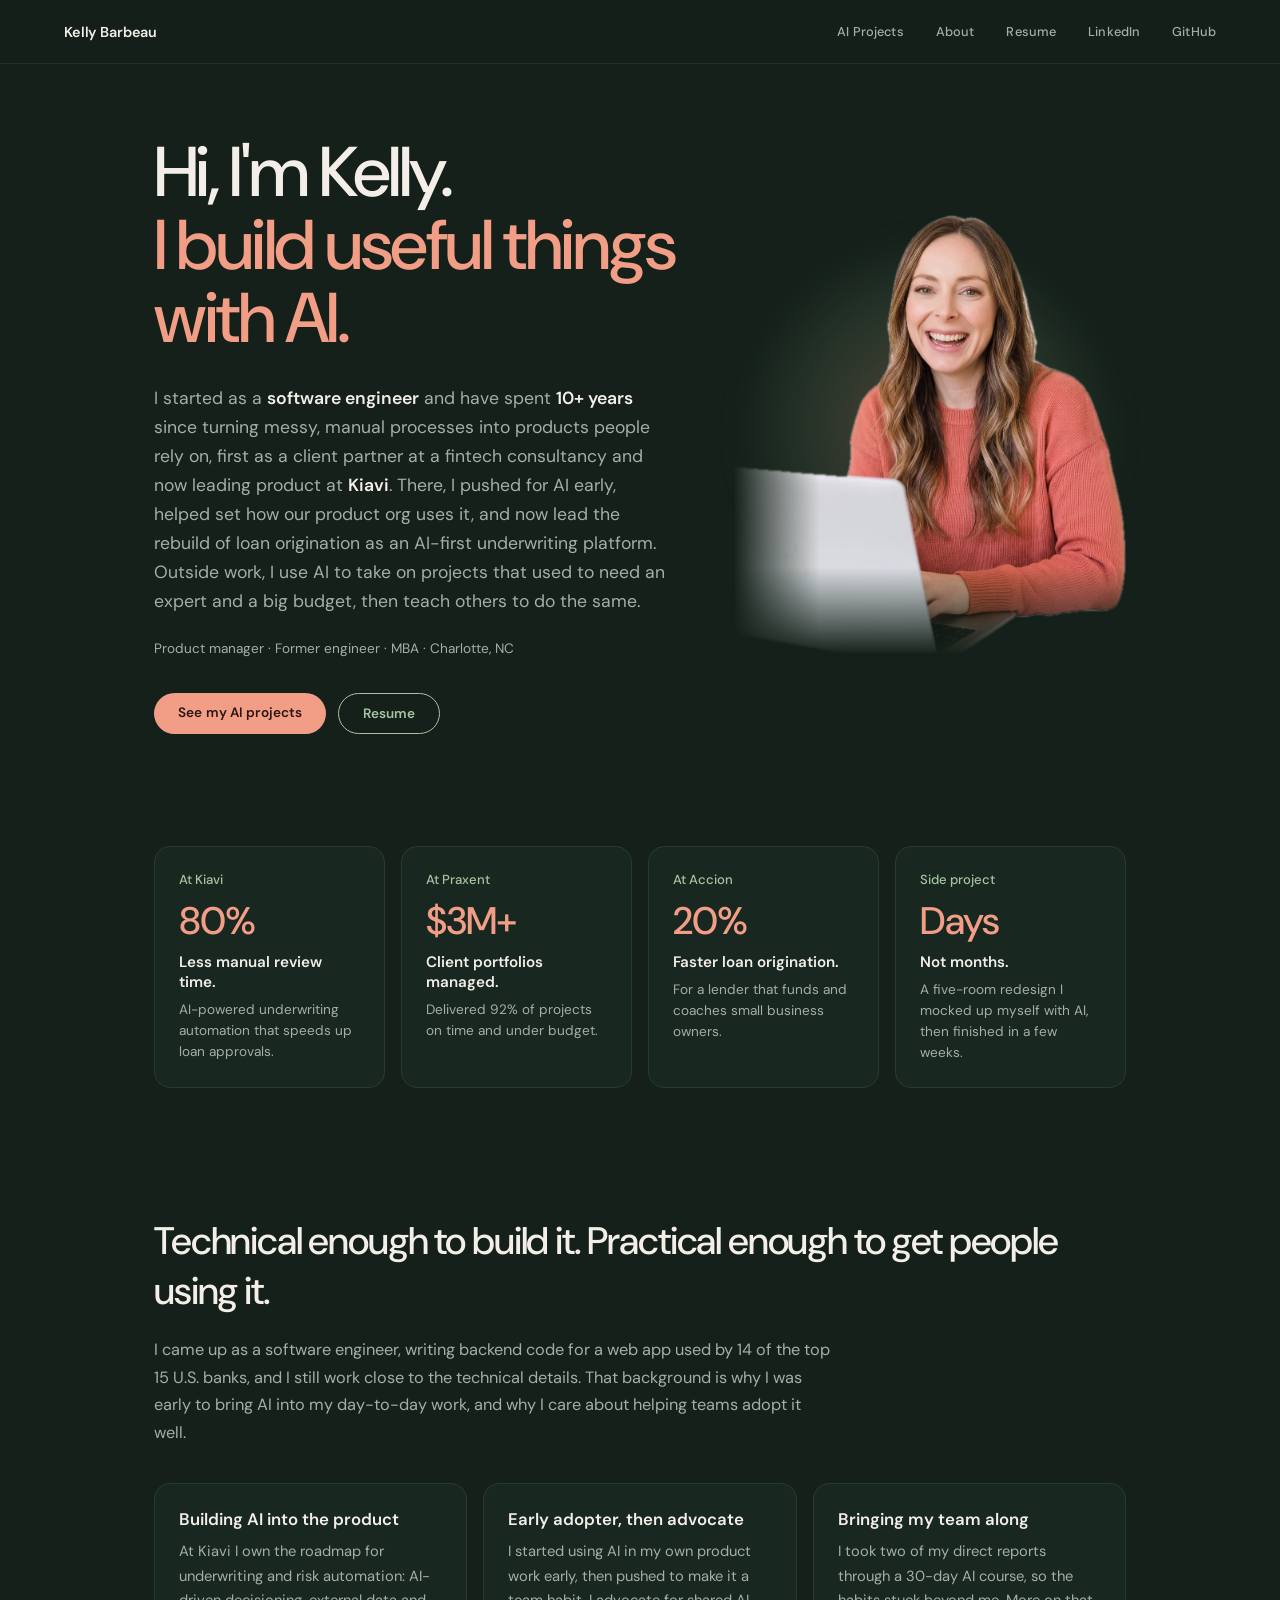
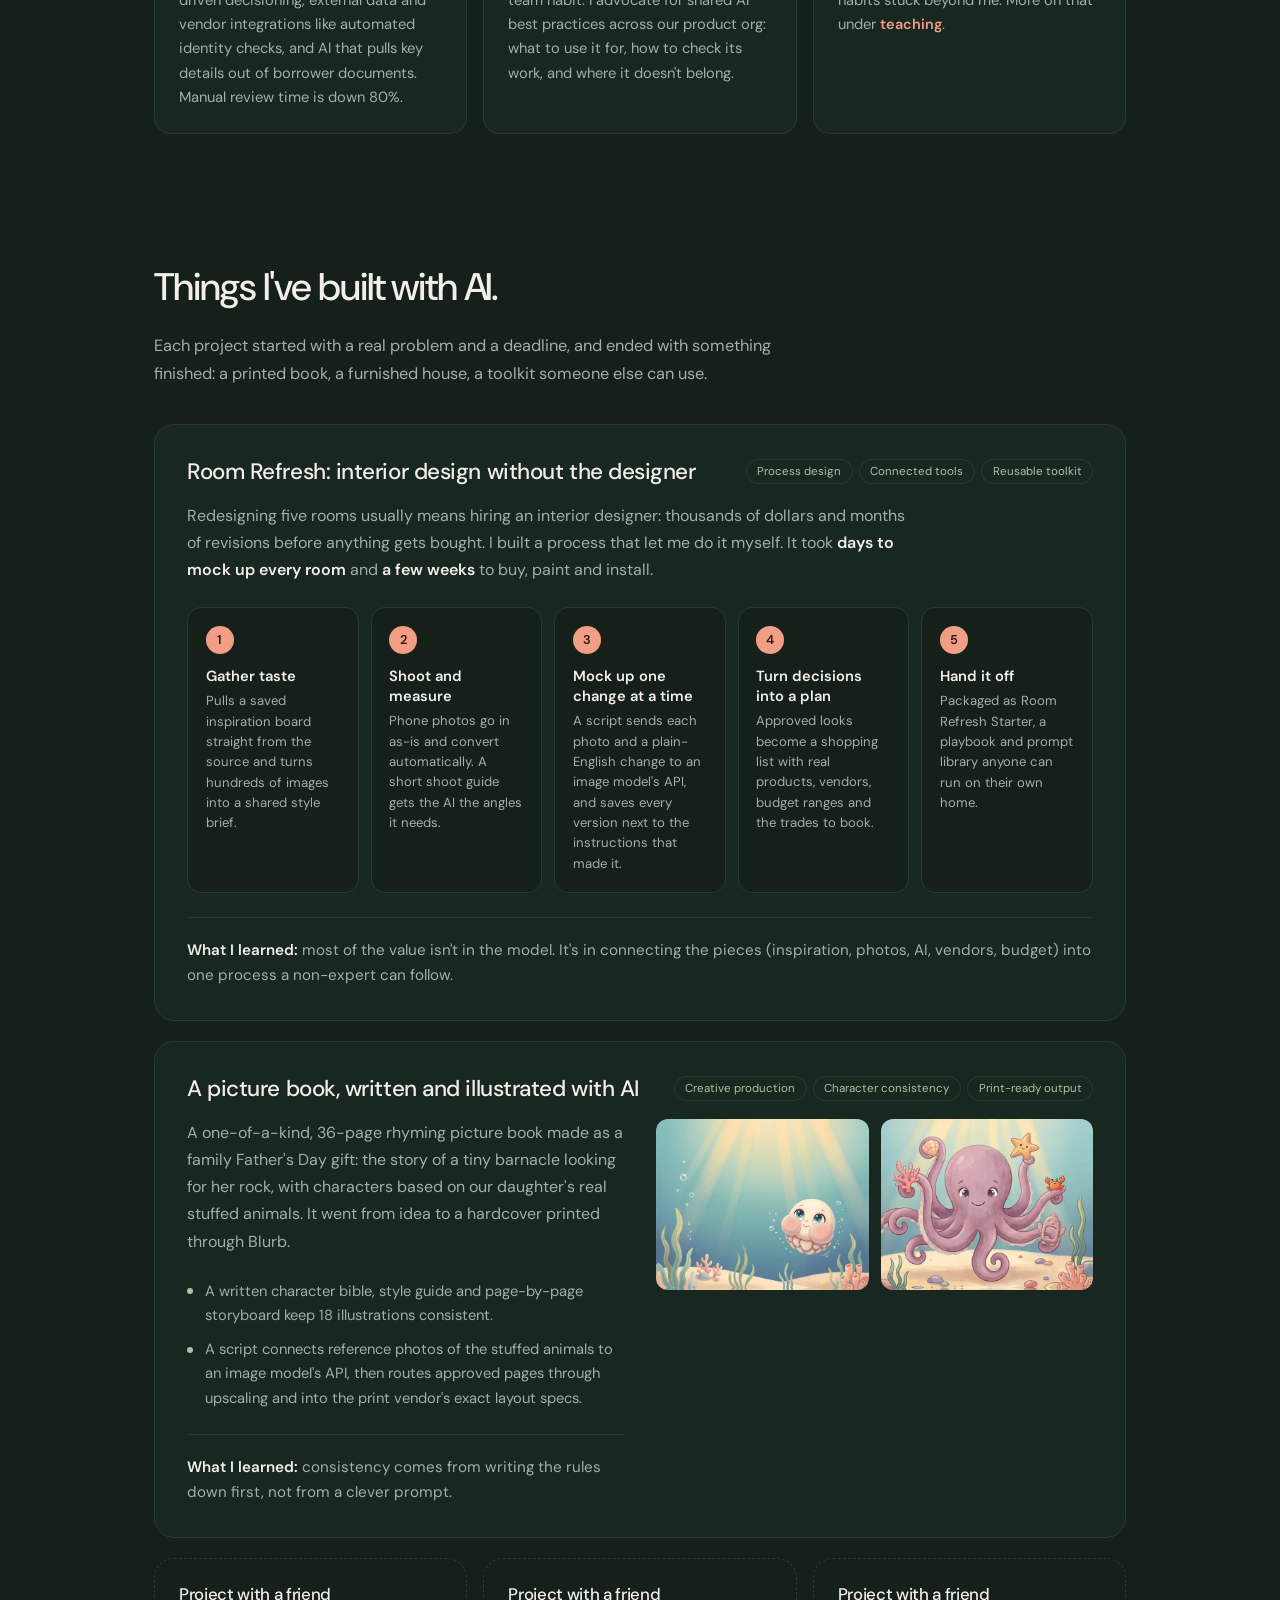
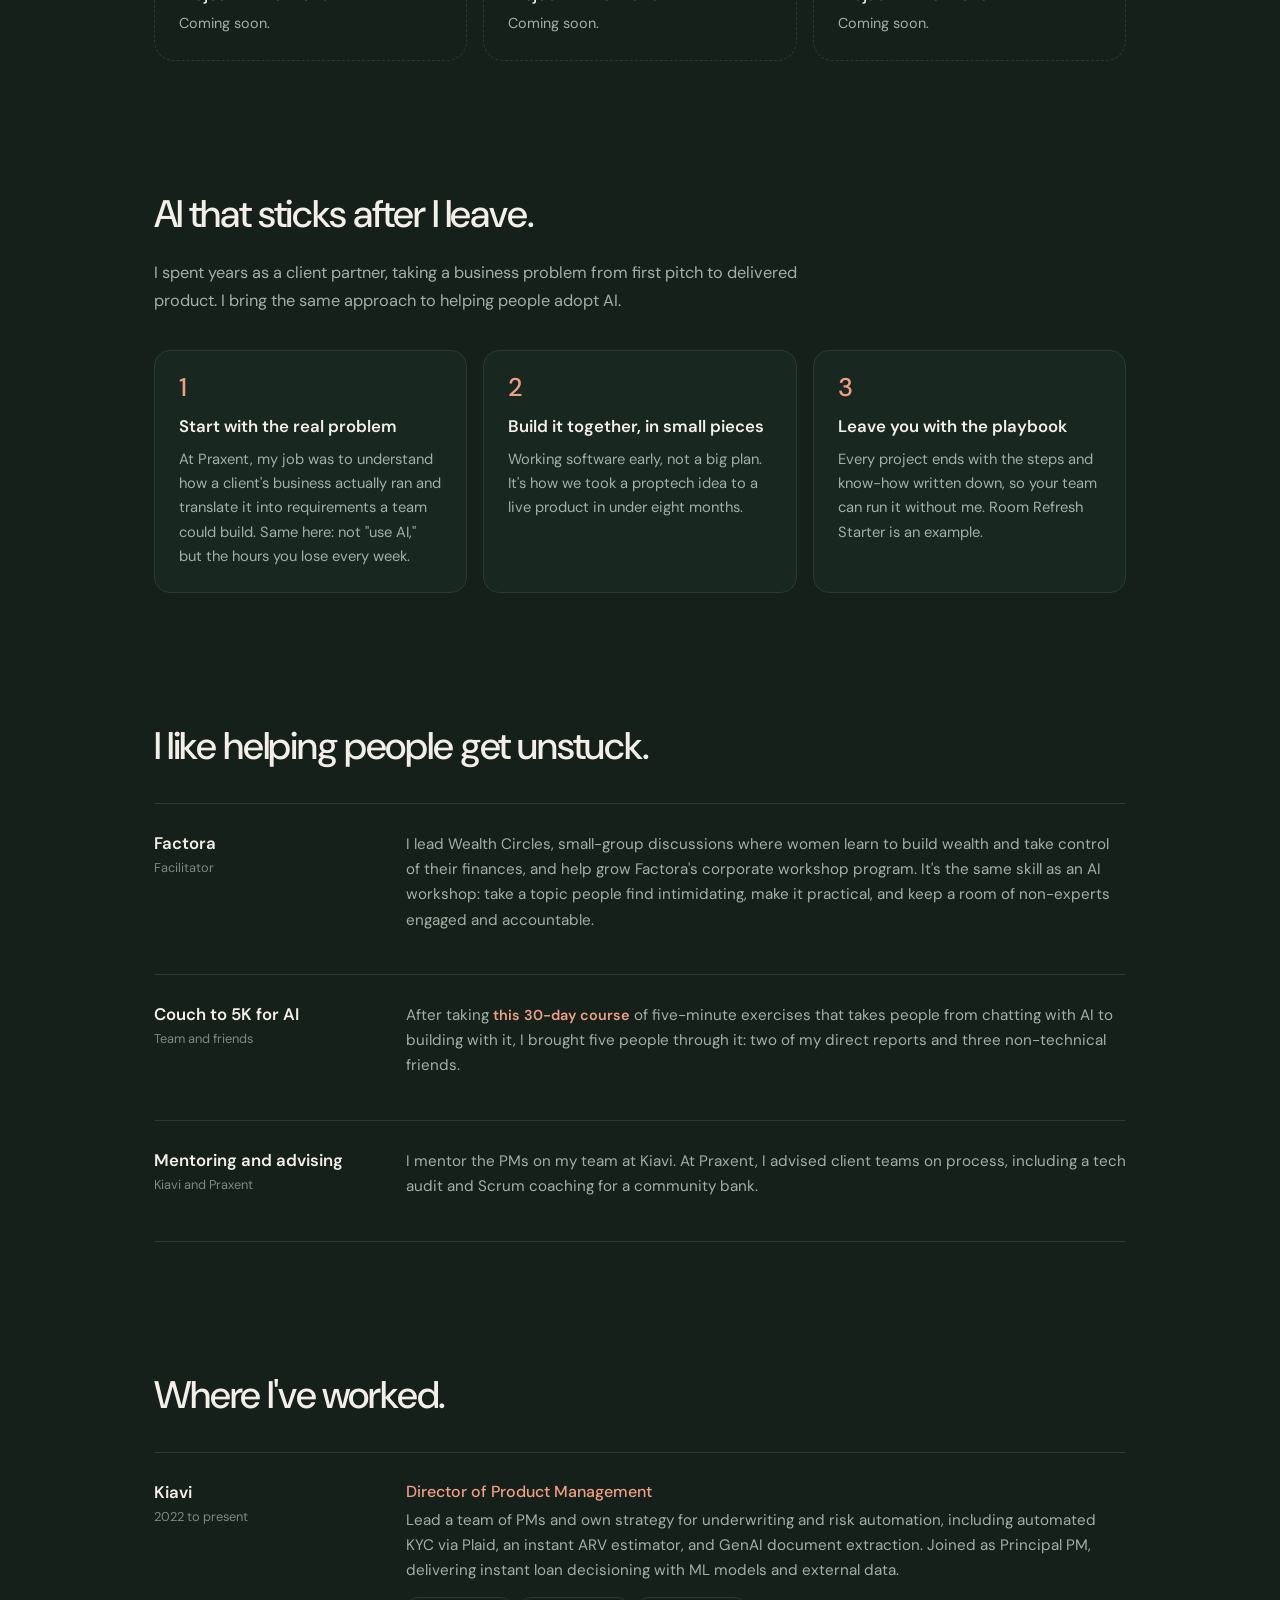
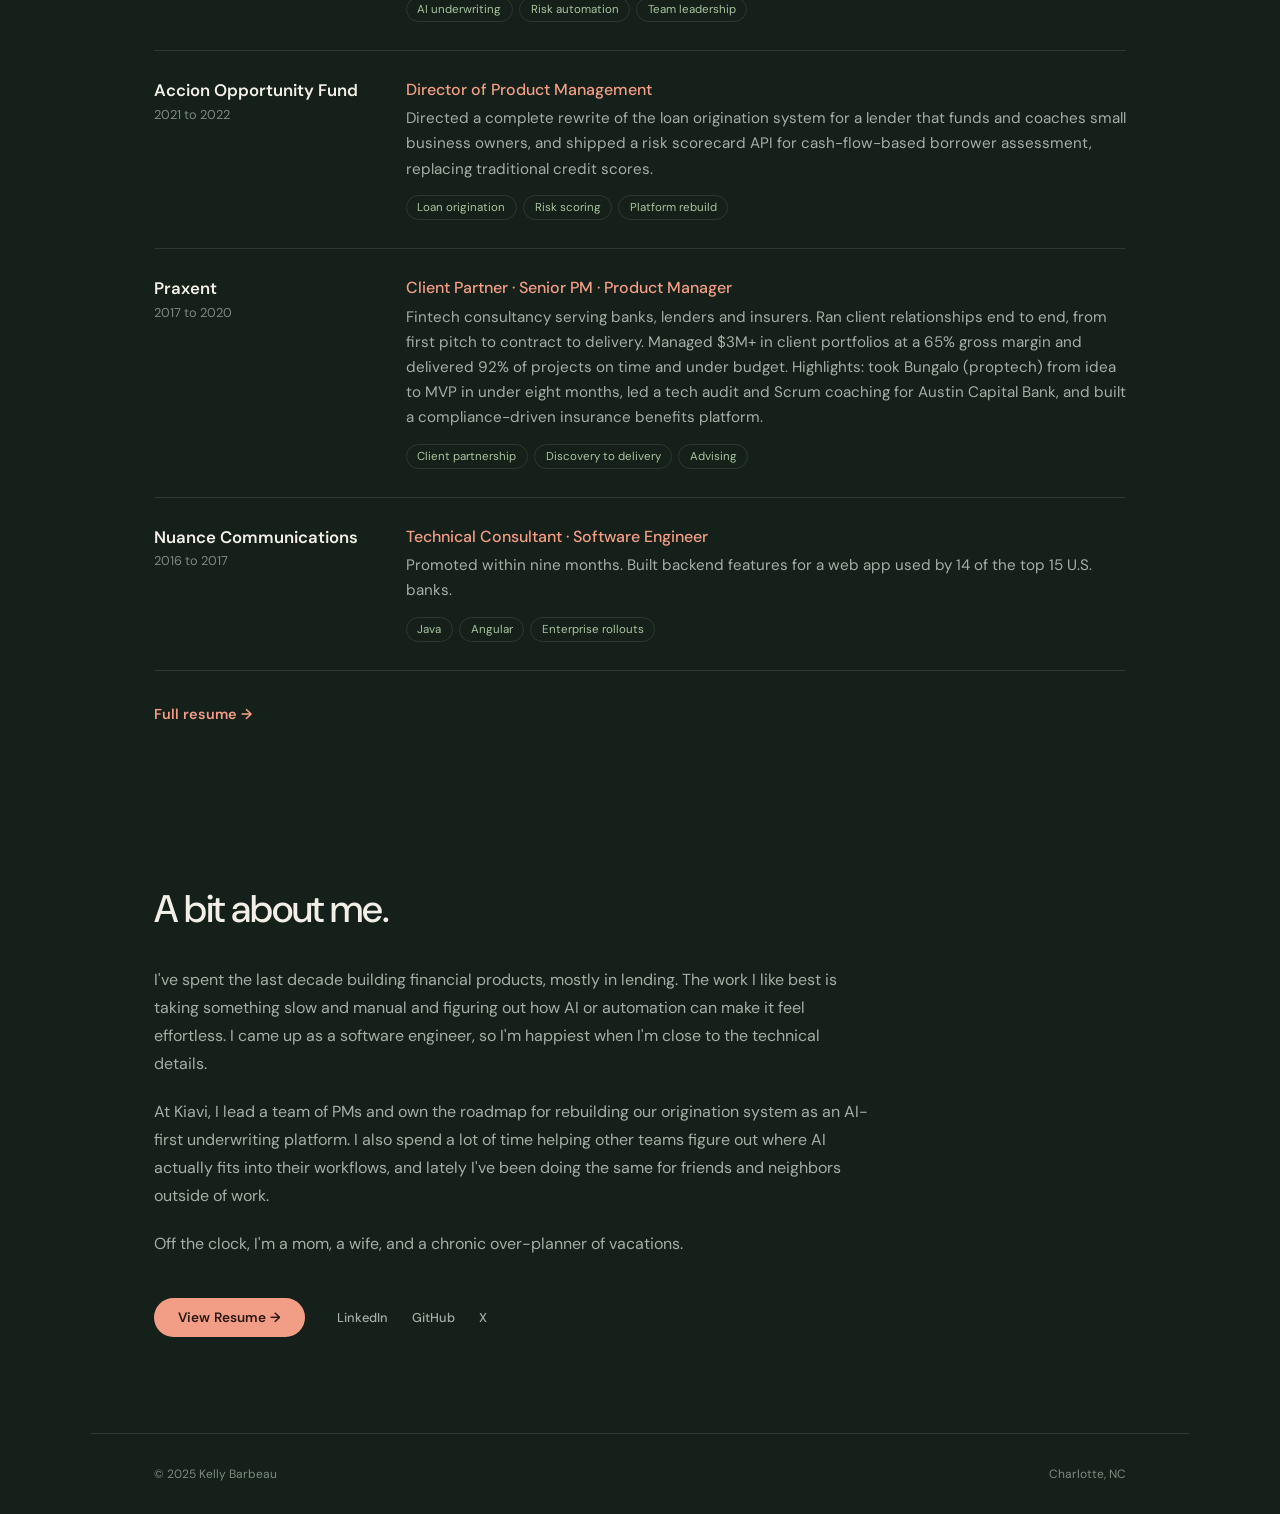
<file: index.html>
<!DOCTYPE html>
<html lang="en">
<head>
  <meta charset="UTF-8" />
  <meta name="viewport" content="width=device-width, initial-scale=1.0" />
  <title>Kelly Barbeau</title>
  <link rel="icon" type="image/svg+xml" href="favicon.svg" />
  <link rel="stylesheet" href="style.css" />
  <link rel="preconnect" href="https://fonts.googleapis.com" />
  <link rel="preconnect" href="https://fonts.gstatic.com" crossorigin />
  <link href="https://fonts.googleapis.com/css2?family=DM+Sans:ital,opsz,wght@0,9..40,300..700;1,9..40,300..700&family=JetBrains+Mono:wght@400;500&display=swap" rel="stylesheet" />
</head>
<body>

  <!-- Nav -->
  <header class="nav">
    <span class="nav-name">Kelly Barbeau</span>
    <nav class="nav-links">
      <a href="#projects">AI Projects</a>
      <a href="#about">About</a>
      <a href="resume.html">Resume</a>
      <!-- Hidden for now: <a href="travel.html">Travel</a> -->
      <!-- Hidden for now: <a href="momrecs.html">Mom Recs</a> -->
      <a href="https://www.linkedin.com/in/kelly-barbeau/" target="_blank" rel="noopener">LinkedIn</a>
      <a href="https://github.com/kellybarbeau" target="_blank" rel="noopener">GitHub</a>
    </nav>
  </header>

  <!-- Hero -->
  <section class="hero">
    <div class="hero-inner">
      <div class="hero-text-col">
        <h1 class="hero-name">Hi, I'm Kelly.<br/><span class="hero-role">I build useful things with AI.</span></h1>
        <p class="hero-sub">I started as a <strong>software engineer</strong> and have spent <strong>10+ years</strong> since turning messy, manual processes into products people rely on, first as a client partner at a fintech consultancy and now leading product at <strong>Kiavi</strong>. There, I pushed for AI early, helped set how our product org uses it, and now lead the rebuild of loan origination as an AI-first underwriting platform. Outside work, I use AI to take on projects that used to need an expert and a big budget, then teach others to do the same.</p>
        <p class="hero-meta">Product manager · Former engineer · MBA · Charlotte, NC</p>
        <div class="hero-ctas">
          <a href="#projects" class="btn-primary">See my AI projects</a>
          <a href="resume.html" class="btn-secondary">Resume</a>
        </div>
      </div>
      <div class="hero-photo-col">
        <img src="img/hero-portrait.webp" alt="Kelly Barbeau laughing while typing on her laptop" class="hero-photo" width="983" height="1100" />
      </div>
    </div>
  </section>

  <!-- Highlights -->
  <section class="highlights" aria-label="Highlights">
    <div class="stat-grid">
      <div class="stat-card">
        <p class="stat-where">At Kiavi</p>
        <p class="stat-num">80%</p>
        <p class="stat-label">Less manual review time.</p>
        <p class="stat-note">AI-powered underwriting automation that speeds up loan approvals.</p>
      </div>
      <div class="stat-card">
        <p class="stat-where">At Praxent</p>
        <p class="stat-num">$3M+</p>
        <p class="stat-label">Client portfolios managed.</p>
        <p class="stat-note">Delivered 92% of projects on time and under budget.</p>
      </div>
      <div class="stat-card">
        <p class="stat-where">At Accion</p>
        <p class="stat-num">20%</p>
        <p class="stat-label">Faster loan origination.</p>
        <p class="stat-note">For a lender that funds and coaches small business owners.</p>
      </div>
      <div class="stat-card">
        <p class="stat-where">Side project</p>
        <p class="stat-num">Days</p>
        <p class="stat-label">Not months.</p>
        <p class="stat-note">A five-room redesign I mocked up myself with AI, then finished in a few weeks.</p>
      </div>
    </div>
  </section>

  <!-- AI at work -->
  <section class="section" id="ai-at-work">
    <h2 class="section-title">Technical enough to build it. Practical enough to get people using it.</h2>
    <p class="section-intro">I came up as a software engineer, writing backend code for a web app used by 14 of the top 15 U.S. banks, and I still work close to the technical details. That background is why I was early to bring AI into my day-to-day work, and why I care about helping teams adopt it well.</p>
    <div class="card-row">
      <div class="info-card">
        <h3 class="info-card-title">Building AI into the product</h3>
        <p class="info-card-text">At Kiavi I own the roadmap for underwriting and risk automation: AI-driven decisioning, external data and vendor integrations like automated identity checks, and AI that pulls key details out of borrower documents. Manual review time is down 80%.</p>
      </div>
      <div class="info-card">
        <h3 class="info-card-title">Early adopter, then advocate</h3>
        <p class="info-card-text">I started using AI in my own product work early, then pushed to make it a team habit. I advocate for shared AI best practices across our product org: what to use it for, how to check its work, and where it doesn't belong.</p>
      </div>
      <div class="info-card">
        <h3 class="info-card-title">Bringing my team along</h3>
        <p class="info-card-text">I took two of my direct reports through a 30-day AI course, so the habits stuck beyond me. More on that under <a href="#teaching" class="text-link">teaching</a>.</p>
      </div>
    </div>
  </section>

  <!-- AI projects -->
  <section class="section" id="projects">
    <h2 class="section-title">Things I've built with AI.</h2>
    <p class="section-intro">Each project started with a real problem and a deadline, and ended with something finished: a printed book, a furnished house, a toolkit someone else can use.</p>

    <article class="project">
      <div class="project-head">
        <h3 class="project-title">Room Refresh: interior design without the designer</h3>
        <div class="job-tags"><span>Process design</span><span>Connected tools</span><span>Reusable toolkit</span></div>
      </div>
      <p class="project-lede">Redesigning five rooms usually means hiring an interior designer: thousands of dollars and months of revisions before anything gets bought. I built a process that let me do it myself. It took <strong>days to mock up every room</strong> and <strong>a few weeks</strong> to buy, paint and install.</p>
      <ol class="process">
        <li><span class="process-step">1</span><div><p class="process-title">Gather taste</p><p class="process-text">Pulls a saved inspiration board straight from the source and turns hundreds of images into a shared style brief.</p></div></li>
        <li><span class="process-step">2</span><div><p class="process-title">Shoot and measure</p><p class="process-text">Phone photos go in as-is and convert automatically. A short shoot guide gets the AI the angles it needs.</p></div></li>
        <li><span class="process-step">3</span><div><p class="process-title">Mock up one change at a time</p><p class="process-text">A script sends each photo and a plain-English change to an image model's API, and saves every version next to the instructions that made it.</p></div></li>
        <li><span class="process-step">4</span><div><p class="process-title">Turn decisions into a plan</p><p class="process-text">Approved looks become a shopping list with real products, vendors, budget ranges and the trades to book.</p></div></li>
        <li><span class="process-step">5</span><div><p class="process-title">Hand it off</p><p class="process-text">Packaged as Room Refresh Starter, a playbook and prompt library anyone can run on their own home.</p></div></li>
      </ol>
      <p class="project-learned"><strong>What I learned:</strong> most of the value isn't in the model. It's in connecting the pieces (inspiration, photos, AI, vendors, budget) into one process a non-expert can follow.</p>
    </article>

    <article class="project">
      <div class="project-head">
        <h3 class="project-title">A picture book, written and illustrated with AI</h3>
        <div class="job-tags"><span>Creative production</span><span>Character consistency</span><span>Print-ready output</span></div>
      </div>
      <div class="project-split">
        <div>
          <p class="project-lede">A one-of-a-kind, 36-page rhyming picture book made as a family Father's Day gift: the story of a tiny barnacle looking for her rock, with characters based on our daughter's real stuffed animals. It went from idea to a hardcover printed through Blurb.</p>
          <ul class="project-list">
            <li>A written character bible, style guide and page-by-page storyboard keep 18 illustrations consistent.</li>
            <li>A script connects reference photos of the stuffed animals to an image model's API, then routes approved pages through upscaling and into the print vendor's exact layout specs.</li>
          </ul>
          <p class="project-learned"><strong>What I learned:</strong> consistency comes from writing the rules down first, not from a clever prompt.</p>
        </div>
        <div class="project-images">
          <img src="img/projects/book-cover.webp" alt="Book cover: a smiling barnacle floating in sunlit water" width="1200" height="966" loading="lazy" />
          <img src="img/projects/book-octopus.webp" alt="Book page: a friendly purple octopus holding shells and a starfish" width="1200" height="966" loading="lazy" />
        </div>
      </div>
    </article>

    <div class="placeholder-grid">
      <article class="project project-placeholder">
        <h3 class="project-title">Project with a friend</h3>
        <p class="project-lede">Coming soon.</p>
      </article>
      <article class="project project-placeholder">
        <h3 class="project-title">Project with a friend</h3>
        <p class="project-lede">Coming soon.</p>
      </article>
      <article class="project project-placeholder">
        <h3 class="project-title">Project with a friend</h3>
        <p class="project-lede">Coming soon.</p>
      </article>
    </div>
  </section>

  <!-- How I work -->
  <section class="section" id="how-i-work">
    <h2 class="section-title">AI that sticks after I leave.</h2>
    <p class="section-intro">I spent years as a client partner, taking a business problem from first pitch to delivered product. I bring the same approach to helping people adopt AI.</p>
    <div class="card-row">
      <div class="info-card">
        <p class="info-card-num">1</p>
        <h3 class="info-card-title">Start with the real problem</h3>
        <p class="info-card-text">At Praxent, my job was to understand how a client's business actually ran and translate it into requirements a team could build. Same here: not "use AI," but the hours you lose every week.</p>
      </div>
      <div class="info-card">
        <p class="info-card-num">2</p>
        <h3 class="info-card-title">Build it together, in small pieces</h3>
        <p class="info-card-text">Working software early, not a big plan. It's how we took a proptech idea to a live product in under eight months.</p>
      </div>
      <div class="info-card">
        <p class="info-card-num">3</p>
        <h3 class="info-card-title">Leave you with the playbook</h3>
        <p class="info-card-text">Every project ends with the steps and know-how written down, so your team can run it without me. Room Refresh Starter is an example.</p>
      </div>
    </div>
  </section>

  <!-- Teaching -->
  <section class="section" id="teaching">
    <h2 class="section-title">I like helping people get unstuck.</h2>
    <div class="job-list">
      <div class="job">
        <div>
          <p class="job-company">Factora</p>
          <p class="job-date">Facilitator</p>
        </div>
        <div>
          <p class="job-desc">I lead Wealth Circles, small-group discussions where women learn to build wealth and take control of their finances, and help grow Factora's corporate workshop program. It's the same skill as an AI workshop: take a topic people find intimidating, make it practical, and keep a room of non-experts engaged and accountable.</p>
        </div>
      </div>
      <div class="job">
        <div>
          <p class="job-company">Couch to 5K for AI</p>
          <p class="job-date">Team and friends</p>
        </div>
        <div>
          <p class="job-desc">After taking <a href="https://couchto5k.ai/" target="_blank" rel="noopener" class="text-link">this 30-day course</a> of five-minute exercises that takes people from chatting with AI to building with it, I brought five people through it: two of my direct reports and three non-technical friends.</p>
        </div>
      </div>
      <div class="job">
        <div>
          <p class="job-company">Mentoring and advising</p>
          <p class="job-date">Kiavi and Praxent</p>
        </div>
        <div>
          <p class="job-desc">I mentor the PMs on my team at Kiavi. At Praxent, I advised client teams on process, including a tech audit and Scrum coaching for a community bank.</p>
        </div>
      </div>
    </div>
  </section>

  <!-- Experience -->
  <section class="section" id="experience">
    <h2 class="section-title">Where I've worked.</h2>
    <div class="job-list">
      <div class="job">
        <div>
          <p class="job-company">Kiavi</p>
          <p class="job-date">2022 to present</p>
        </div>
        <div>
          <p class="job-role">Director of Product Management</p>
          <p class="job-desc">Lead a team of PMs and own strategy for underwriting and risk automation, including automated KYC via Plaid, an instant ARV estimator, and GenAI document extraction. Joined as Principal PM, delivering instant loan decisioning with ML models and external data.</p>
          <div class="job-tags"><span>AI underwriting</span><span>Risk automation</span><span>Team leadership</span></div>
        </div>
      </div>
      <div class="job">
        <div>
          <p class="job-company">Accion Opportunity Fund</p>
          <p class="job-date">2021 to 2022</p>
        </div>
        <div>
          <p class="job-role">Director of Product Management</p>
          <p class="job-desc">Directed a complete rewrite of the loan origination system for a lender that funds and coaches small business owners, and shipped a risk scorecard API for cash-flow-based borrower assessment, replacing traditional credit scores.</p>
          <div class="job-tags"><span>Loan origination</span><span>Risk scoring</span><span>Platform rebuild</span></div>
        </div>
      </div>
      <div class="job">
        <div>
          <p class="job-company">Praxent</p>
          <p class="job-date">2017 to 2020</p>
        </div>
        <div>
          <p class="job-role">Client Partner · Senior PM · Product Manager</p>
          <p class="job-desc">Fintech consultancy serving banks, lenders and insurers. Ran client relationships end to end, from first pitch to contract to delivery. Managed $3M+ in client portfolios at a 65% gross margin and delivered 92% of projects on time and under budget. Highlights: took Bungalo (proptech) from idea to MVP in under eight months, led a tech audit and Scrum coaching for Austin Capital Bank, and built a compliance-driven insurance benefits platform.</p>
          <div class="job-tags"><span>Client partnership</span><span>Discovery to delivery</span><span>Advising</span></div>
        </div>
      </div>
      <div class="job">
        <div>
          <p class="job-company">Nuance Communications</p>
          <p class="job-date">2016 to 2017</p>
        </div>
        <div>
          <p class="job-role">Technical Consultant · Software Engineer</p>
          <p class="job-desc">Promoted within nine months. Built backend features for a web app used by 14 of the top 15 U.S. banks.</p>
          <div class="job-tags"><span>Java</span><span>Angular</span><span>Enterprise rollouts</span></div>
        </div>
      </div>
    </div>
    <p class="experience-more"><a href="resume.html" class="text-link">Full resume →</a></p>
  </section>

  <!-- About -->
  <section class="about" id="about">
    <div class="about-inner">
      <h2 class="section-title">A bit about me.</h2>
      <p class="about-bio">
        I've spent the last decade building financial products, mostly in lending. The work I like best is taking something slow and manual and figuring out how AI or automation can make it feel effortless. I came up as a software engineer, so I'm happiest when I'm close to the technical details.
      </p>
      <p class="about-bio">
        At Kiavi, I lead a team of PMs and own the roadmap for rebuilding our origination system as an AI-first underwriting platform. I also spend a lot of time helping other teams figure out where AI actually fits into their workflows, and lately I've been doing the same for friends and neighbors outside of work.
      </p>
      <p class="about-bio">
        Off the clock, I'm a mom, a wife, and a chronic over-planner of vacations.
      </p>
      <div class="about-links">
        <a href="resume.html" class="btn-primary">View Resume →</a>
        <div class="social-links">
          <a href="https://www.linkedin.com/in/kelly-barbeau/" target="_blank" rel="noopener">LinkedIn</a>
          <a href="https://github.com/kellybarbeau" target="_blank" rel="noopener">GitHub</a>
          <a href="https://x.com/kellymbarbeau" target="_blank" rel="noopener">X</a>
        </div>
      </div>
    </div>
  </section>

  <!-- Footer -->
  <footer class="footer">
    <span>© 2025 Kelly Barbeau</span>
    <span>Charlotte, NC</span>
  </footer>

</body>
</html>
</file>
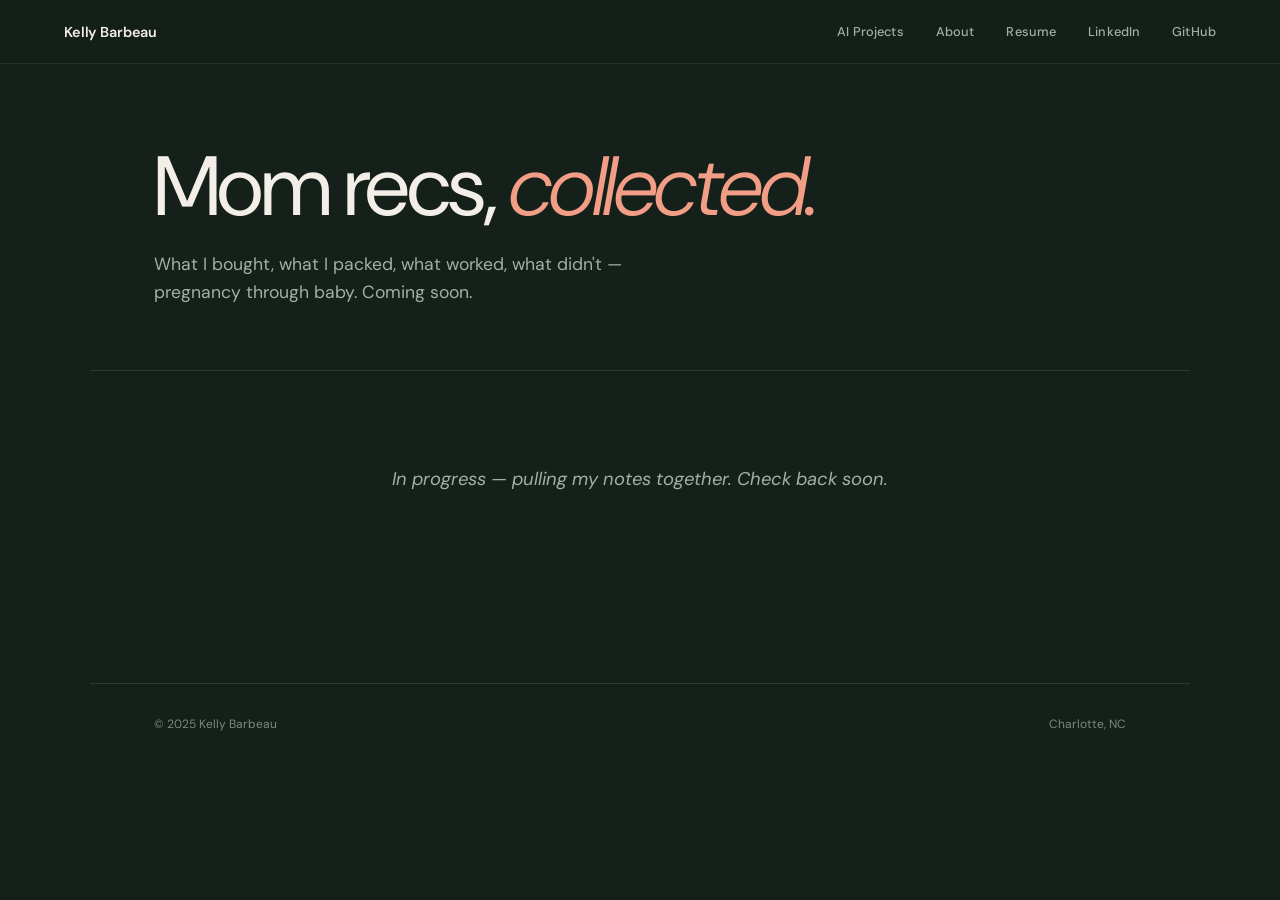
<file: momrecs.html>
<!DOCTYPE html>
<html lang="en">
<head>
  <meta charset="UTF-8" />
  <meta name="viewport" content="width=device-width, initial-scale=1.0" />
  <title>Mom Recs — Kelly Barbeau</title>
  <link rel="icon" type="image/svg+xml" href="favicon.svg" />
  <link rel="stylesheet" href="style.css" />
  <link rel="preconnect" href="https://fonts.googleapis.com" />
  <link rel="preconnect" href="https://fonts.gstatic.com" crossorigin />
  <link href="https://fonts.googleapis.com/css2?family=DM+Sans:ital,opsz,wght@0,9..40,300..700;1,9..40,300..700&family=JetBrains+Mono:wght@400;500&display=swap" rel="stylesheet" />
</head>
<body>

  <!-- Nav -->
  <header class="nav">
    <a href="index.html" class="nav-name">Kelly Barbeau</a>
    <nav class="nav-links">
      <a href="index.html#projects">AI Projects</a>
      <a href="index.html#about">About</a>
      <a href="resume.html">Resume</a>
      <!-- Hidden for now: <a href="travel.html">Travel</a> -->
      <!-- Hidden for now: <a href="momrecs.html" class="nav-active">Mom Recs</a> -->
      <a href="https://www.linkedin.com/in/kelly-barbeau/" target="_blank" rel="noopener">LinkedIn</a>
      <a href="https://github.com/kellybarbeau" target="_blank" rel="noopener">GitHub</a>
    </nav>
  </header>

  <!-- Hero -->
  <section class="travel-hero">
    <div class="travel-hero-inner">
      <h1 class="travel-title">Mom recs, <em>collected.</em></h1>
      <p class="travel-tagline">What I bought, what I packed, what worked, what didn't — pregnancy through baby. Coming soon.</p>
    </div>
  </section>

  <main class="page-coming-soon">
    <p>In progress — pulling my notes together. Check back soon.</p>
  </main>

  <footer class="footer">
    <span>© 2025 Kelly Barbeau</span>
    <span>Charlotte, NC</span>
  </footer>

</body>
</html>
</file>
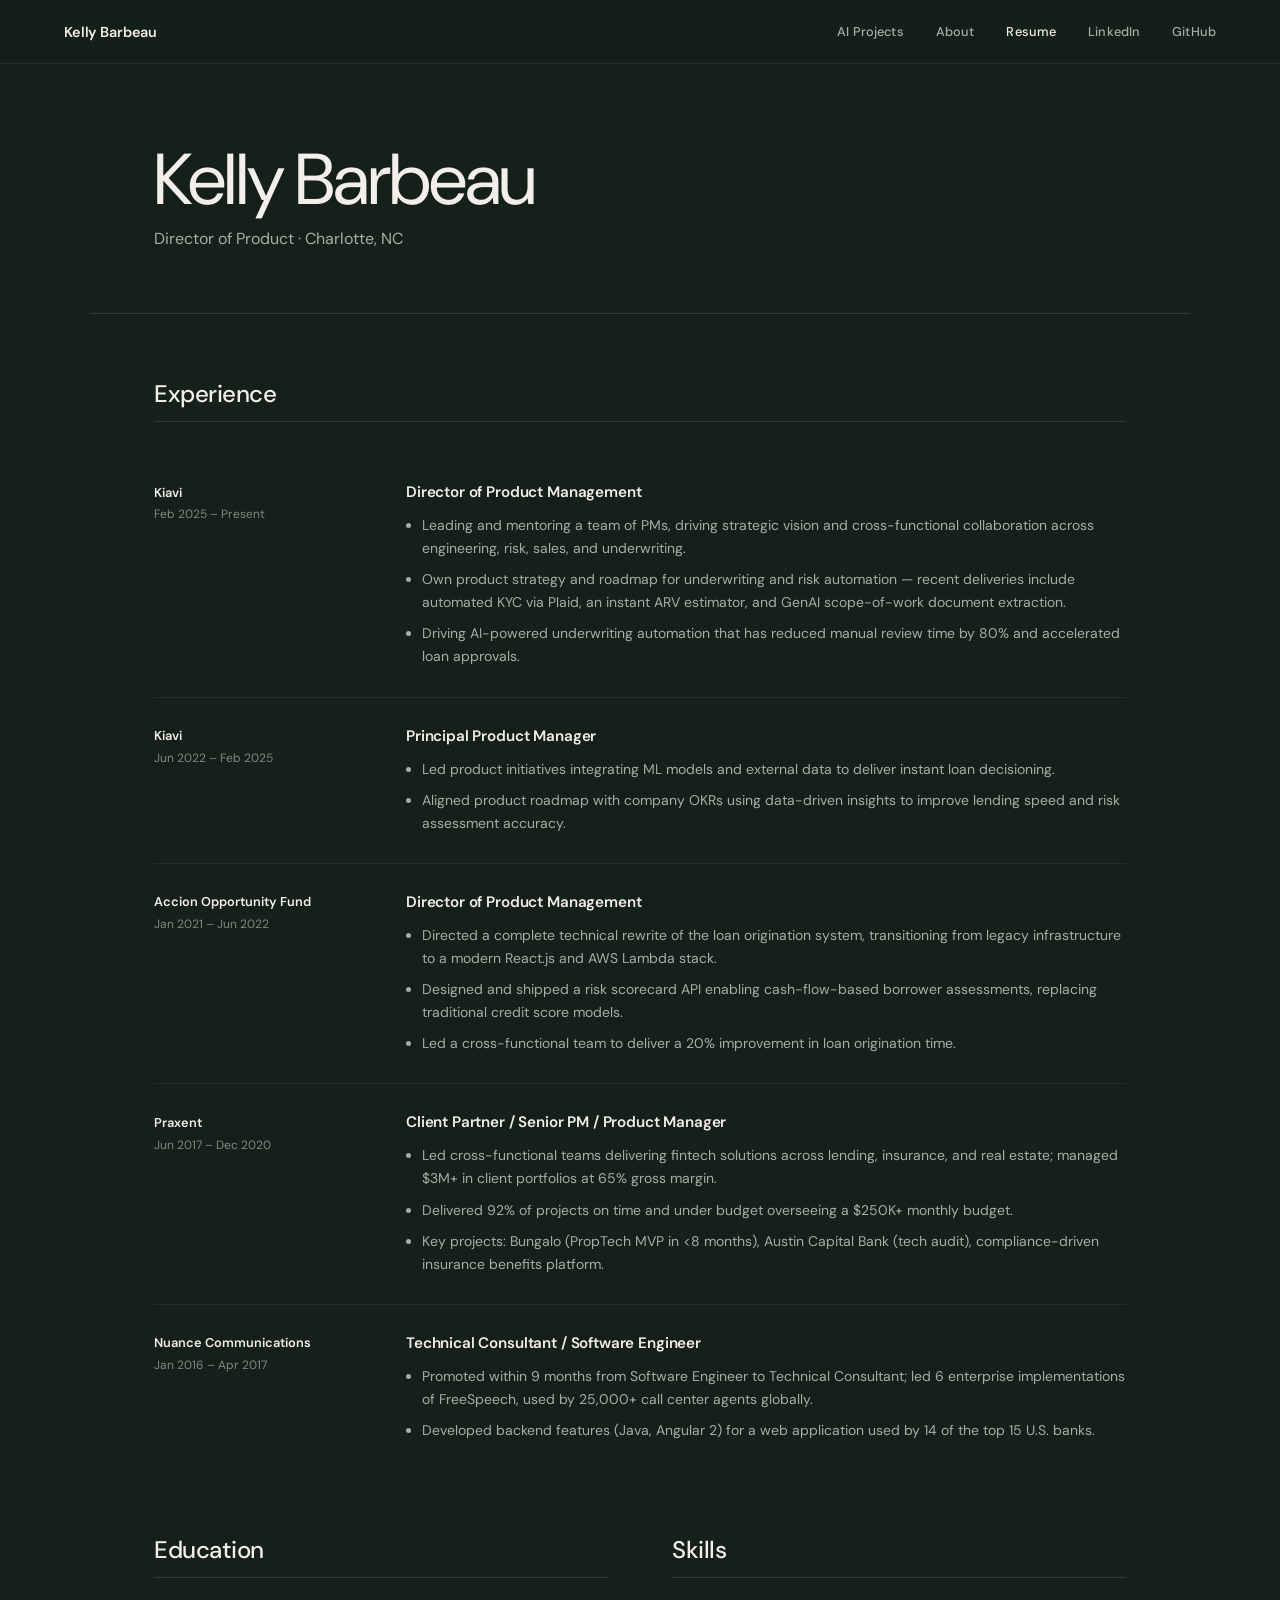
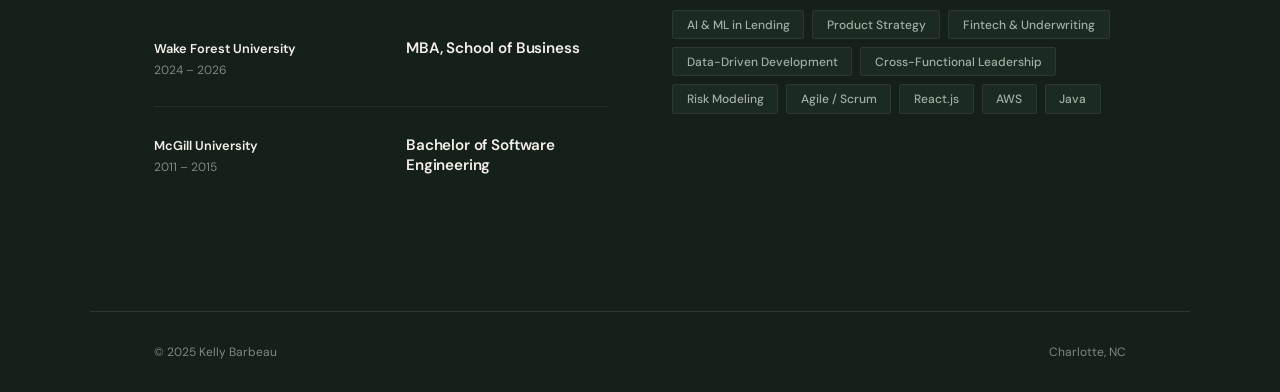
<file: resume.html>
<!DOCTYPE html>
<html lang="en">
<head>
  <meta charset="UTF-8" />
  <meta name="viewport" content="width=device-width, initial-scale=1.0" />
  <title>Resume — Kelly Barbeau</title>
  <link rel="icon" type="image/svg+xml" href="favicon.svg" />
  <link rel="stylesheet" href="style.css" />
  <link rel="preconnect" href="https://fonts.googleapis.com" />
  <link rel="preconnect" href="https://fonts.gstatic.com" crossorigin />
  <link href="https://fonts.googleapis.com/css2?family=DM+Sans:ital,opsz,wght@0,9..40,300..700;1,9..40,300..700&family=JetBrains+Mono:wght@400;500&display=swap" rel="stylesheet" />
</head>
<body>

  <!-- Nav -->
  <header class="nav">
    <a href="index.html" class="nav-name">Kelly Barbeau</a>
    <nav class="nav-links">
      <a href="index.html#projects">AI Projects</a>
      <a href="index.html#about">About</a>
      <a href="resume.html" class="nav-active">Resume</a>
      <!-- Hidden for now: <a href="travel.html">Travel</a> -->
      <!-- Hidden for now: <a href="momrecs.html">Mom Recs</a> -->
      <a href="https://www.linkedin.com/in/kelly-barbeau/" target="_blank" rel="noopener">LinkedIn</a>
      <a href="https://github.com/kellybarbeau" target="_blank" rel="noopener">GitHub</a>
    </nav>
  </header>

  <section class="resume-hero">
    <div class="resume-hero-inner">
      <h1 class="resume-title">Kelly Barbeau</h1>
      <p class="resume-tagline">Director of Product · Charlotte, NC</p>
    </div>
  </section>

  <main class="resume-body">

    <section class="resume-section">
      <h2 class="resume-section-heading">Experience</h2>

      <div class="resume-entry">
        <div class="resume-entry-meta">
          <span class="entry-company">Kiavi</span>
          <span class="entry-date">Feb 2025 – Present</span>
        </div>
        <div class="resume-entry-content">
          <h3 class="entry-role">Director of Product Management</h3>
          <ul class="entry-list">
            <li>Leading and mentoring a team of PMs, driving strategic vision and cross-functional collaboration across engineering, risk, sales, and underwriting.</li>
            <li>Own product strategy and roadmap for underwriting and risk automation — recent deliveries include automated KYC via Plaid, an instant ARV estimator, and GenAI scope-of-work document extraction.</li>
            <li>Driving AI-powered underwriting automation that has reduced manual review time by 80% and accelerated loan approvals.</li>
          </ul>
        </div>
      </div>

      <div class="resume-entry">
        <div class="resume-entry-meta">
          <span class="entry-company">Kiavi</span>
          <span class="entry-date">Jun 2022 – Feb 2025</span>
        </div>
        <div class="resume-entry-content">
          <h3 class="entry-role">Principal Product Manager</h3>
          <ul class="entry-list">
            <li>Led product initiatives integrating ML models and external data to deliver instant loan decisioning.</li>
            <li>Aligned product roadmap with company OKRs using data-driven insights to improve lending speed and risk assessment accuracy.</li>
          </ul>
        </div>
      </div>

      <div class="resume-entry">
        <div class="resume-entry-meta">
          <span class="entry-company">Accion Opportunity Fund</span>
          <span class="entry-date">Jan 2021 – Jun 2022</span>
        </div>
        <div class="resume-entry-content">
          <h3 class="entry-role">Director of Product Management</h3>
          <ul class="entry-list">
            <li>Directed a complete technical rewrite of the loan origination system, transitioning from legacy infrastructure to a modern React.js and AWS Lambda stack.</li>
            <li>Designed and shipped a risk scorecard API enabling cash-flow-based borrower assessments, replacing traditional credit score models.</li>
            <li>Led a cross-functional team to deliver a 20% improvement in loan origination time.</li>
          </ul>
        </div>
      </div>

      <div class="resume-entry">
        <div class="resume-entry-meta">
          <span class="entry-company">Praxent</span>
          <span class="entry-date">Jun 2017 – Dec 2020</span>
        </div>
        <div class="resume-entry-content">
          <h3 class="entry-role">Client Partner / Senior PM / Product Manager</h3>
          <ul class="entry-list">
            <li>Led cross-functional teams delivering fintech solutions across lending, insurance, and real estate; managed $3M+ in client portfolios at 65% gross margin.</li>
            <li>Delivered 92% of projects on time and under budget overseeing a $250K+ monthly budget.</li>
            <li>Key projects: Bungalo (PropTech MVP in &lt;8 months), Austin Capital Bank (tech audit), compliance-driven insurance benefits platform.</li>
          </ul>
        </div>
      </div>

      <div class="resume-entry">
        <div class="resume-entry-meta">
          <span class="entry-company">Nuance Communications</span>
          <span class="entry-date">Jan 2016 – Apr 2017</span>
        </div>
        <div class="resume-entry-content">
          <h3 class="entry-role">Technical Consultant / Software Engineer</h3>
          <ul class="entry-list">
            <li>Promoted within 9 months from Software Engineer to Technical Consultant; led 6 enterprise implementations of FreeSpeech, used by 25,000+ call center agents globally.</li>
            <li>Developed backend features (Java, Angular 2) for a web application used by 14 of the top 15 U.S. banks.</li>
          </ul>
        </div>
      </div>
    </section>

    <div class="resume-lower">
      <section class="resume-section resume-section-sm">
        <h2 class="resume-section-heading">Education</h2>

        <div class="resume-entry">
          <div class="resume-entry-meta">
            <span class="entry-company">Wake Forest University</span>
            <span class="entry-date">2024 – 2026</span>
          </div>
          <div class="resume-entry-content">
            <h3 class="entry-role">MBA, School of Business</h3>
          </div>
        </div>

        <div class="resume-entry">
          <div class="resume-entry-meta">
            <span class="entry-company">McGill University</span>
            <span class="entry-date">2011 – 2015</span>
          </div>
          <div class="resume-entry-content">
            <h3 class="entry-role">Bachelor of Software Engineering</h3>
          </div>
        </div>
      </section>

      <section class="resume-section resume-section-sm">
        <h2 class="resume-section-heading">Skills</h2>
        <div class="skills-list">
          <span class="skill-tag">AI &amp; ML in Lending</span>
          <span class="skill-tag">Product Strategy</span>
          <span class="skill-tag">Fintech &amp; Underwriting</span>
          <span class="skill-tag">Data-Driven Development</span>
          <span class="skill-tag">Cross-Functional Leadership</span>
          <span class="skill-tag">Risk Modeling</span>
          <span class="skill-tag">Agile / Scrum</span>
          <span class="skill-tag">React.js</span>
          <span class="skill-tag">AWS</span>
          <span class="skill-tag">Java</span>
        </div>
      </section>

    </div>

  </main>

  <footer class="footer">
    <span>© 2025 Kelly Barbeau</span>
    <span>Charlotte, NC</span>
  </footer>

</body>
</html>
</file>
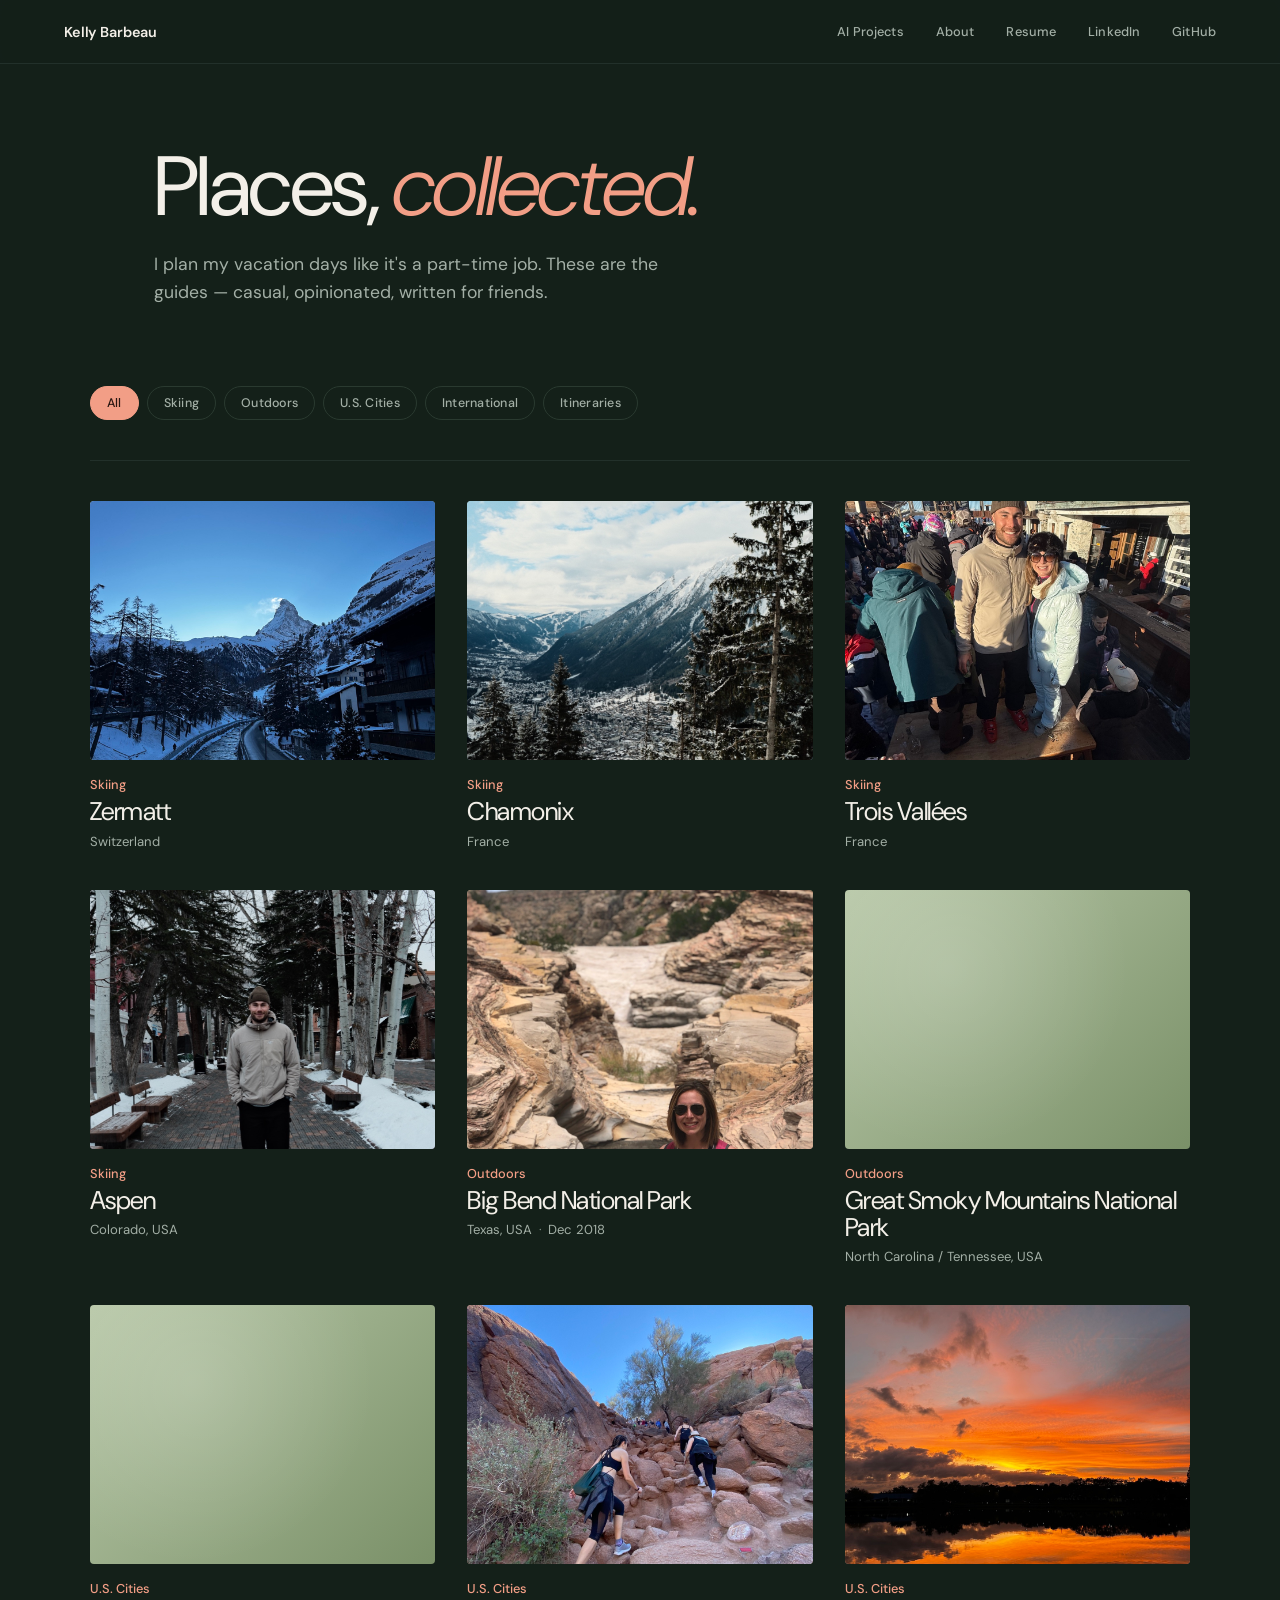
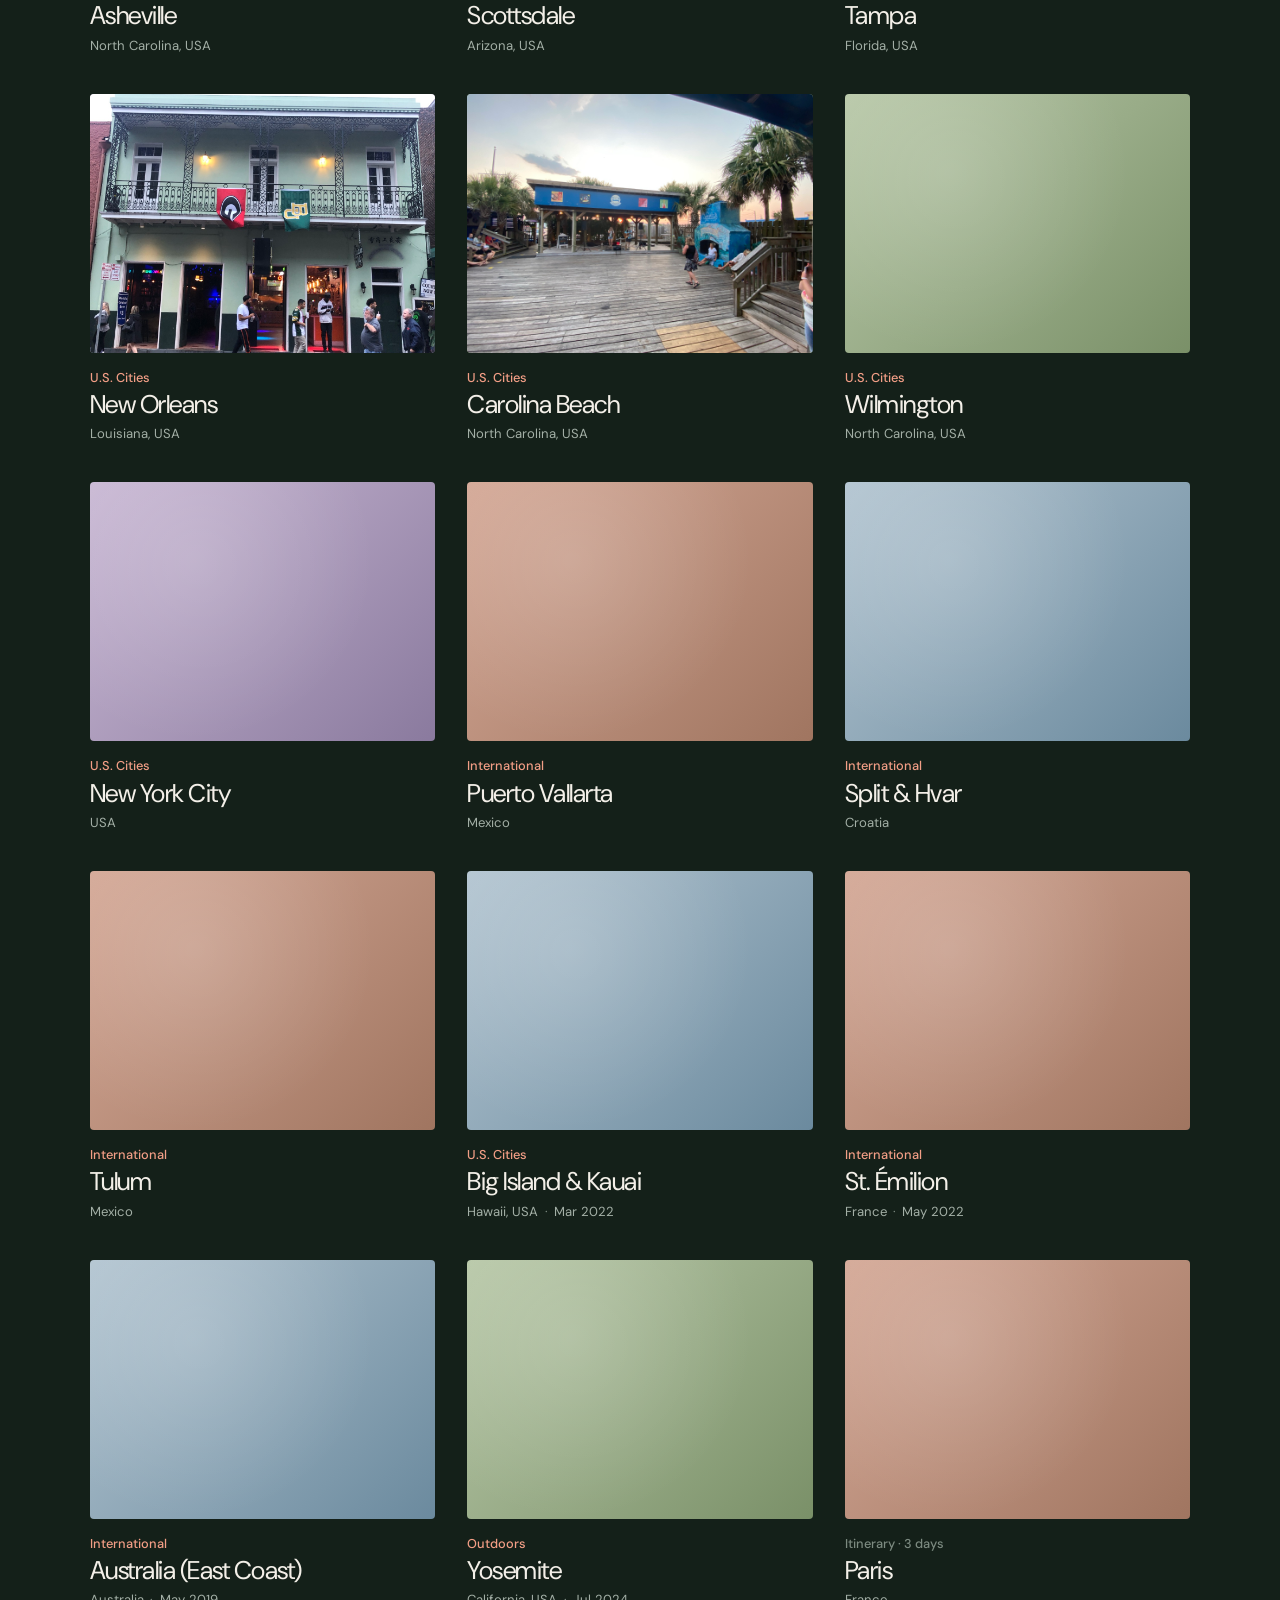
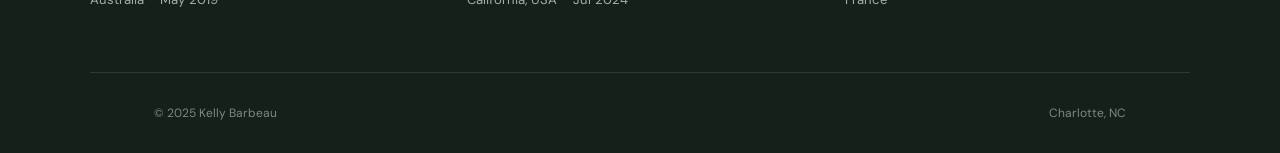
<file: travel.html>
<!DOCTYPE html>
<html lang="en">
<head>
  <meta charset="UTF-8" />
  <meta name="viewport" content="width=device-width, initial-scale=1.0" />
  <title>Travel — Kelly Barbeau</title>
  <link rel="icon" type="image/svg+xml" href="favicon.svg" />
  <link rel="stylesheet" href="style.css" />
  <link rel="preconnect" href="https://fonts.googleapis.com" />
  <link rel="preconnect" href="https://fonts.gstatic.com" crossorigin />
  <link href="https://fonts.googleapis.com/css2?family=DM+Sans:ital,opsz,wght@0,9..40,300..700;1,9..40,300..700&family=JetBrains+Mono:wght@400;500&display=swap" rel="stylesheet" />
</head>
<body>

  <!-- Nav -->
  <header class="nav">
    <a href="index.html" class="nav-name">Kelly Barbeau</a>
    <nav class="nav-links">
      <a href="index.html#projects">AI Projects</a>
      <a href="index.html#about">About</a>
      <a href="resume.html">Resume</a>
      <!-- Hidden for now: <a href="travel.html" class="nav-active">Travel</a> -->
      <!-- Hidden for now: <a href="momrecs.html">Mom Recs</a> -->
      <a href="https://www.linkedin.com/in/kelly-barbeau/" target="_blank" rel="noopener">LinkedIn</a>
      <a href="https://github.com/kellybarbeau" target="_blank" rel="noopener">GitHub</a>
    </nav>
  </header>

  <main id="travel-root"></main>

  <footer class="footer">
    <span>© 2025 Kelly Barbeau</span>
    <span>Charlotte, NC</span>
  </footer>

  <script src="travel-data.js?v=3"></script>
  <script>
  (function () {
    const data = window.TRAVEL_DATA || { guides: [], itineraries: [], wishlist: [] };

    // ────── Helpers ──────

    const root = document.getElementById("travel-root");

    function getParam(name) {
      const params = new URLSearchParams(window.location.search);
      return params.get(name);
    }

    function formatVisited(visited) {
      if (!visited || !visited.length) return "";
      const months = ["", "Jan", "Feb", "Mar", "Apr", "May", "Jun",
                      "Jul", "Aug", "Sep", "Oct", "Nov", "Dec"];
      return visited.map(d => {
        const [y, m] = d.split("-");
        return `${months[parseInt(m, 10)]} ${y}`;
      }).join(" · ");
    }

    function categoryLabel(cat) {
      const map = {
        ski: "Skiing",
        outdoors: "Outdoors",
        cities: "U.S. Cities",
        international: "International"
      };
      return map[cat] || cat;
    }

    // ────── Library view ──────

    function renderLibrary() {
      const categories = [
        { id: "all",           label: "All" },
        { id: "ski",           label: "Skiing" },
        { id: "outdoors",      label: "Outdoors" },
        { id: "cities",        label: "U.S. Cities" },
        { id: "international", label: "International" },
        { id: "itineraries",   label: "Itineraries" }
      ];

      const filterHtml = categories.map(c =>
        `<button class="filter-chip" data-filter="${c.id}">${c.label}</button>`
      ).join("");

      const guideCards = data.guides.map(g => `
        <a href="?guide=${g.slug}" class="dest-card" data-category="${g.category}">
          <div class="dest-card-image trip-image-${g.gradient || 1}">
            ${g.photoCard ? `<img src="${g.photoCard}" alt="${g.name}" class="dest-card-img" loading="lazy" />` : ""}
          </div>
          <div class="dest-card-body">
            <p class="dest-card-cat">${categoryLabel(g.category)}</p>
            <h3 class="dest-card-name">${g.name}</h3>
            <p class="dest-card-meta">
              <span>${g.country}</span>
              ${g.visited ? `<span class="dest-card-dot">·</span><span>${formatVisited(g.visited)}</span>` : ""}
            </p>
          </div>
        </a>
      `).join("");

      const itineraryCards = data.itineraries.map(it => `
        <a href="?itinerary=${it.slug}" class="dest-card dest-card-itinerary" data-category="itineraries">
          <div class="dest-card-image trip-image-${it.gradient || 1}"></div>
          <div class="dest-card-body">
            <p class="dest-card-cat">Itinerary · ${it.duration}</p>
            <h3 class="dest-card-name">${it.name}</h3>
            <p class="dest-card-meta"><span>${it.location}</span></p>
          </div>
        </a>
      `).join("");

      root.innerHTML = `
        <section class="travel-hero">
          <div class="travel-hero-inner">
            <h1 class="travel-title">Places, <em>collected.</em></h1>
            <p class="travel-tagline">I plan my vacation days like it's a part-time job. These are the guides — casual, opinionated, written for friends.</p>
          </div>
        </section>

        <section class="library-section">
          <div class="library-inner">
            <div class="filter-bar">${filterHtml}</div>
            <div class="card-grid">${guideCards}${itineraryCards}</div>
          </div>
        </section>
      `;

      wireFilters();
    }

    function wireFilters() {
      const chips = root.querySelectorAll(".filter-chip");
      const cards = root.querySelectorAll(".dest-card");
      const setActive = (filter) => {
        chips.forEach(c => c.classList.toggle("filter-chip-active", c.dataset.filter === filter));
        cards.forEach(card => {
          const show = filter === "all" || card.dataset.category === filter;
          card.classList.toggle("dest-card-hidden", !show);
        });
      };
      chips.forEach(chip => chip.addEventListener("click", () => setActive(chip.dataset.filter)));
      setActive("all");
    }

    // ────── Guide view ──────

    function renderGuide(slug) {
      const guide = data.guides.find(g => g.slug === slug);
      if (!guide) { renderNotFound(); return; }

      const sectionsHtml = guide.sections.map(sec => `
        <section class="guide-section">
          <h2 class="guide-section-title">${sec.title}</h2>
          <ul class="guide-section-list">
            ${sec.items.map(item => `
              <li class="guide-item">
                <div class="guide-item-name">
                  ${item.url ? `<a href="${item.url}" target="_blank" rel="noopener">${item.name}</a>` : item.name}
                </div>
                ${item.note ? `<p class="guide-item-note">${item.note}</p>` : ""}
              </li>
            `).join("")}
          </ul>
        </section>
      `).join("");

      root.innerHTML = `
        <article class="guide-page">
          <div class="guide-back">
            <a href="travel.html">← All guides</a>
          </div>

          <header class="guide-hero">
            <div class="guide-hero-image trip-image-${guide.gradient || 1}">
              ${guide.photoHero ? `<img src="${guide.photoHero}" alt="${guide.name}" class="guide-hero-img" />` : ""}
            </div>
            <div class="guide-hero-text">
              <h1 class="guide-title">${guide.name}</h1>
              <p class="guide-meta">
                <span>${guide.country}</span>
                ${guide.visited ? `<span class="guide-meta-dot">·</span><span>Visited ${formatVisited(guide.visited)}</span>` : ""}
              </p>
              ${guide.intro ? `<p class="guide-intro">${guide.intro}</p>` : ""}
            </div>
          </header>

          <div class="guide-body">${sectionsHtml}</div>

          <div class="guide-back guide-back-bottom">
            <a href="travel.html">← All guides</a>
          </div>
        </article>
      `;
    }

    // ────── Itinerary view ──────

    function renderItinerary(slug) {
      const it = data.itineraries.find(i => i.slug === slug);
      if (!it) { renderNotFound(); return; }

      const daysHtml = it.days.map(day => `
        <section class="itin-day">
          <h2 class="itin-day-label">${day.label}</h2>
          <ol class="itin-day-list">
            ${day.items.map(line => `<li>${line}</li>`).join("")}
          </ol>
        </section>
      `).join("");

      root.innerHTML = `
        <article class="guide-page">
          <div class="guide-back">
            <a href="travel.html">← All guides</a>
          </div>

          <header class="guide-hero">
            <div class="guide-hero-image trip-image-${it.gradient || 1}"></div>
            <div class="guide-hero-text">
              <h1 class="guide-title">${it.name}</h1>
              <p class="guide-meta"><span>${it.location}</span><span class="guide-meta-dot">·</span><span>${it.duration}</span></p>
              ${it.intro ? `<p class="guide-intro">${it.intro}</p>` : ""}
            </div>
          </header>

          <div class="guide-body">${daysHtml}</div>

          <div class="guide-back guide-back-bottom">
            <a href="travel.html">← All guides</a>
          </div>
        </article>
      `;
    }

    // ────── Not found ──────

    function renderNotFound() {
      root.innerHTML = `
        <section class="travel-hero">
          <div class="travel-hero-inner">
            <h1 class="travel-title">Not found.</h1>
            <p class="travel-tagline"><a href="travel.html">← Back to all guides</a></p>
          </div>
        </section>
      `;
    }

    // ────── Router ──────

    const guideSlug = getParam("guide");
    const itinSlug  = getParam("itinerary");

    if (guideSlug)      renderGuide(guideSlug);
    else if (itinSlug)  renderItinerary(itinSlug);
    else                renderLibrary();
  })();
  </script>

</body>
</html>
</file>
<file: style.css>
*, *::before, *::after {
  box-sizing: border-box;
  margin: 0;
  padding: 0;
}

:root {
  /* Moss and salmon */
  --bg: #142019;
  --bg-subtle: #1c2b22;
  --surface: #182720;
  --text: #f3efe8;
  --muted: #a3afa6;
  --muted-light: #7c8a80;
  --accent: #f29e86;
  --accent-hover: #f7b5a2;
  --on-accent: #2a1712;
  --sage: #a7c4a0;
  --accent-soft: rgba(242, 158, 134, 0.12);
  --border: #2a3a30;
  --border-light: #22302a;
  --nav-h: 64px;
  --page-pad: clamp(1.5rem, 5vw, 5rem);
  --max-w: 1100px;
  --font-display: 'DM Sans', system-ui, sans-serif;
  --font-sans: 'DM Sans', system-ui, sans-serif;
  --font-mono: 'JetBrains Mono', ui-monospace, monospace;
  color-scheme: dark;
}

html {
  scroll-behavior: smooth;
}

body {
  font-family: var(--font-sans);
  background: var(--bg);
  color: var(--text);
  -webkit-font-smoothing: antialiased;
  -moz-osx-font-smoothing: grayscale;
}

/* ── Nav ── */

.nav {
  position: fixed;
  top: 0;
  left: 0;
  right: 0;
  height: var(--nav-h);
  display: flex;
  align-items: center;
  justify-content: space-between;
  padding: 0 var(--page-pad);
  background: rgba(20, 32, 25, 0.8);
  backdrop-filter: blur(14px) saturate(140%);
  -webkit-backdrop-filter: blur(14px) saturate(140%);
  border-bottom: 1px solid var(--border-light);
  z-index: 100;
}

.nav-name {
  font-size: 0.9rem;
  font-weight: 600;
  letter-spacing: -0.01em;
  color: var(--text);
  text-decoration: none;
}

.nav-links {
  display: flex;
  align-items: center;
  gap: 2rem;
}

.nav-links a {
  font-size: 0.8rem;
  font-weight: 500;
  color: var(--muted);
  text-decoration: none;
  letter-spacing: 0.01em;
  transition: color 0.15s;
}

.nav-links a:hover,
.nav-links a.nav-active {
  color: var(--text);
}

/* ── Hero ── */

.hero {
  position: relative;
  padding: calc(var(--nav-h) + 4.5rem) var(--page-pad) 3rem;
  max-width: var(--max-w);
  margin: 0 auto;
}

.hero-inner {
  display: grid;
  grid-template-columns: minmax(0, 1.15fr) minmax(0, 0.85fr);
  gap: 3rem;
  align-items: center;
}

.hero-text-col {
  min-width: 0;
}

.hero-name {
  font-family: var(--font-display);
  font-size: clamp(2.6rem, 6vw, 4.4rem);
  font-weight: 500;
  line-height: 1.04;
  letter-spacing: -0.035em;
  color: var(--text);
  margin-bottom: 1.75rem;
}

.hero-role {
  color: var(--accent);
}

.hero-sub {
  max-width: 520px;
  font-size: 1.1rem;
  line-height: 1.65;
  color: var(--muted);
  margin-bottom: 1.5rem;
}

.hero-sub strong {
  color: var(--text);
  font-weight: 600;
}

.hero-meta {
  font-size: 0.85rem;
  color: var(--muted);
  margin-bottom: 2.25rem;
}

.hero-ctas {
  display: flex;
  gap: 0.75rem;
  flex-wrap: wrap;
}

.btn-secondary {
  display: inline-block;
  padding: 0.7rem 1.5rem;
  border: 1px solid var(--sage);
  color: var(--sage);
  font-size: 0.85rem;
  font-weight: 600;
  text-decoration: none;
  border-radius: 999px;
  transition: background 0.18s ease, color 0.18s ease;
}

.btn-secondary:hover {
  background: var(--sage);
  color: var(--bg);
}

.hero-photo-col {
  position: relative;
  display: flex;
  justify-content: center;
}

.hero-photo-col::before {
  content: "";
  position: absolute;
  inset: 8% 4% 4%;
  border-radius: 50%;
  background: radial-gradient(circle at 50% 45%, rgba(242, 158, 134, 0.28), rgba(167, 196, 160, 0.12) 45%, transparent 70%);
  filter: blur(20px);
  z-index: 0;
}

.hero-photo {
  position: relative;
  z-index: 1;
  width: 100%;
  max-width: 440px;
  height: auto;
  -webkit-mask-image: linear-gradient(to bottom, #000 80%, transparent), linear-gradient(to right, transparent, #000 22%);
  -webkit-mask-composite: source-in;
  mask-image: linear-gradient(to bottom, #000 80%, transparent), linear-gradient(to right, transparent, #000 22%);
  mask-composite: intersect;
}

.accent {
  color: var(--text);
  font-weight: 500;
}

/* ── Highlights ── */

.highlights {
  padding: 4rem var(--page-pad);
  max-width: var(--max-w);
  margin: 0 auto;
}

.stat-grid {
  display: grid;
  grid-template-columns: repeat(4, minmax(0, 1fr));
  gap: 1rem;
}

.stat-card {
  background: var(--surface);
  border: 1px solid var(--border);
  border-radius: 16px;
  padding: 1.5rem;
}

.stat-where {
  font-size: 0.82rem;
  font-weight: 500;
  color: var(--sage);
  margin-bottom: 0.85rem;
}

.stat-num {
  font-size: 2.4rem;
  font-weight: 500;
  letter-spacing: -0.03em;
  line-height: 1;
  color: var(--accent);
  margin-bottom: 0.75rem;
}

.stat-label {
  font-size: 0.95rem;
  font-weight: 600;
  color: var(--text);
  margin-bottom: 0.4rem;
}

.stat-note {
  font-size: 0.85rem;
  line-height: 1.55;
  color: var(--muted);
}

/* ── Experience ── */

.section-title {
  font-size: clamp(1.8rem, 3.5vw, 2.4rem);
  font-weight: 500;
  letter-spacing: -0.03em;
  color: var(--text);
  margin-bottom: 2rem;
}

.job-list {
  border-top: 1px solid var(--border);
}

.job {
  display: grid;
  grid-template-columns: 220px minmax(0, 1fr);
  gap: 2rem;
  padding: 1.75rem 0;
  border-bottom: 1px solid var(--border);
}

.job-company {
  font-size: 1.05rem;
  font-weight: 600;
  color: var(--text);
}

.job-date {
  font-size: 0.8rem;
  color: var(--muted-light);
  margin-top: 0.3rem;
}

.job-role {
  font-size: 1rem;
  font-weight: 500;
  color: var(--accent);
  margin-bottom: 0.4rem;
}

.job-desc {
  font-size: 0.95rem;
  line-height: 1.65;
  color: var(--muted);
  margin-bottom: 0.85rem;
}

.job-tags {
  display: flex;
  flex-wrap: wrap;
  gap: 0.4rem;
}

.job-tags span {
  font-size: 0.72rem;
  padding: 0.25rem 0.65rem;
  border-radius: 999px;
  border: 1px solid var(--border);
  color: var(--sage);
}

.experience-more {
  margin-top: 2rem;
}

.text-link {
  font-size: 0.9rem;
  font-weight: 600;
  color: var(--accent);
  text-decoration: none;
}

.text-link:hover {
  color: var(--accent-hover);
}

@media (max-width: 900px) {
  .stat-grid {
    grid-template-columns: repeat(2, minmax(0, 1fr));
  }
}

@media (max-width: 768px) {
  .hero-inner {
    grid-template-columns: 1fr;
    gap: 2rem;
  }
  .hero-photo-col {
    order: -1;
  }
  .hero-photo {
    max-width: 300px;
  }
  .job {
    grid-template-columns: 1fr;
    gap: 0.75rem;
  }
}

@media (max-width: 480px) {
  .stat-grid {
    grid-template-columns: 1fr;
  }
}


/* ── Generic sections ── */

.section {
  padding: 4rem var(--page-pad);
  max-width: var(--max-w);
  margin: 0 auto;
}

.section-intro {
  max-width: 680px;
  font-size: 1.02rem;
  line-height: 1.7;
  color: var(--muted);
  margin: -0.75rem 0 2.25rem;
}

.card-row {
  display: grid;
  grid-template-columns: repeat(3, minmax(0, 1fr));
  gap: 1rem;
}

.info-card {
  background: var(--surface);
  border: 1px solid var(--border);
  border-radius: 16px;
  padding: 1.5rem;
}

.info-card-num {
  font-size: 1.6rem;
  font-weight: 500;
  color: var(--accent);
  line-height: 1;
  margin-bottom: 0.9rem;
}

.info-card-title {
  font-size: 1.05rem;
  font-weight: 600;
  color: var(--text);
  margin-bottom: 0.6rem;
}

.info-card-text {
  font-size: 0.92rem;
  line-height: 1.65;
  color: var(--muted);
}

/* ── Projects ── */

.project {
  background: var(--surface);
  border: 1px solid var(--border);
  border-radius: 20px;
  padding: 2rem;
  margin-bottom: 1.25rem;
}

.project-head {
  display: flex;
  flex-wrap: wrap;
  align-items: center;
  justify-content: space-between;
  gap: 0.75rem 1.5rem;
  margin-bottom: 1rem;
}

.project-title {
  font-size: 1.4rem;
  font-weight: 500;
  letter-spacing: -0.02em;
  color: var(--text);
}

.project-lede {
  max-width: 720px;
  font-size: 1rem;
  line-height: 1.7;
  color: var(--muted);
  margin-bottom: 1.5rem;
}

.project-lede strong,
.project-learned strong {
  color: var(--text);
  font-weight: 600;
}

.process {
  list-style: none;
  display: grid;
  grid-template-columns: repeat(5, minmax(0, 1fr));
  gap: 0.75rem;
  margin-bottom: 1.5rem;
}

.process li {
  display: flex;
  flex-direction: column;
  gap: 0.75rem;
  background: var(--bg);
  border: 1px solid var(--border);
  border-radius: 14px;
  padding: 1.1rem;
}

.process-step {
  display: inline-flex;
  align-items: center;
  justify-content: center;
  width: 28px;
  height: 28px;
  border-radius: 50%;
  background: var(--accent);
  color: var(--on-accent);
  font-size: 0.8rem;
  font-weight: 600;
}

.process-title {
  font-size: 0.92rem;
  font-weight: 600;
  color: var(--text);
  margin-bottom: 0.35rem;
}

.process-text {
  font-size: 0.82rem;
  line-height: 1.55;
  color: var(--muted);
}

.project-learned {
  font-size: 0.95rem;
  line-height: 1.65;
  color: var(--muted);
  padding-top: 1.25rem;
  border-top: 1px solid var(--border);
}

.project-split {
  display: grid;
  grid-template-columns: minmax(0, 1fr) minmax(0, 1fr);
  gap: 2rem;
  align-items: start;
}

.project-list {
  list-style: none;
  margin-bottom: 1.5rem;
}

.project-list li {
  position: relative;
  padding-left: 1.1rem;
  font-size: 0.92rem;
  line-height: 1.65;
  color: var(--muted);
  margin-bottom: 0.6rem;
}

.project-list li::before {
  content: "";
  position: absolute;
  left: 0;
  top: 0.65em;
  width: 6px;
  height: 6px;
  border-radius: 50%;
  background: var(--sage);
}

.project-images {
  display: grid;
  grid-template-columns: 1fr 1fr;
  gap: 0.75rem;
}

.project-images img {
  width: 100%;
  height: auto;
  border-radius: 12px;
  display: block;
}

.placeholder-grid {
  display: grid;
  grid-template-columns: repeat(3, minmax(0, 1fr));
  gap: 1rem;
}

.project-placeholder {
  background: transparent;
  border-style: dashed;
  padding: 1.5rem;
  margin-bottom: 0;
}

.project-placeholder .project-title {
  font-size: 1.05rem;
  margin-bottom: 0.4rem;
}

.project-placeholder .project-lede {
  margin-bottom: 0;
  font-size: 0.9rem;
}

@media (max-width: 960px) {
  .process {
    grid-template-columns: repeat(2, minmax(0, 1fr));
  }
}

@media (max-width: 768px) {
  .card-row,
  .placeholder-grid,
  .project-split {
    grid-template-columns: 1fr;
  }
  .project {
    padding: 1.5rem;
  }
}

@media (max-width: 480px) {
  .process {
    grid-template-columns: 1fr;
  }
}

/* ── About ── */

.about {
  padding: 6rem var(--page-pad);
  max-width: var(--max-w);
  margin: 0 auto;
}

.about-inner {
  max-width: 720px;
}

.about-bio {
  font-size: 1rem;
  line-height: 1.75;
  color: var(--muted);
  margin-bottom: 1.25rem;
}

.about-links {
  margin-top: 2.5rem;
  display: flex;
  align-items: center;
  gap: 2rem;
  flex-wrap: wrap;
}

.btn-primary {
  display: inline-block;
  padding: 0.7rem 1.5rem;
  background: var(--accent);
  color: var(--on-accent);
  font-size: 0.85rem;
  font-weight: 600;
  letter-spacing: 0.01em;
  text-decoration: none;
  border-radius: 999px;
  transition: background 0.18s ease, transform 0.18s ease;
}

.btn-primary:hover {
  background: var(--accent-hover);
  transform: translateY(-1px);
}

.social-links {
  display: flex;
  gap: 1.5rem;
}

.social-links a {
  font-size: 0.8rem;
  font-weight: 500;
  color: var(--muted);
  text-decoration: none;
  transition: color 0.15s;
}

.social-links a:hover {
  color: var(--text);
}

/* ── Footer ── */

.footer {
  border-top: 1px solid var(--border);
  padding: 2rem var(--page-pad);
  max-width: var(--max-w);
  margin: 0 auto;
  display: flex;
  justify-content: space-between;
  align-items: center;
}

.footer span {
  font-size: 0.75rem;
  color: var(--muted-light);
}

/* ── Resume: Hero ── */

.resume-hero {
  padding: calc(var(--nav-h) + 5rem) var(--page-pad) 4rem;
  max-width: var(--max-w);
  margin: 0 auto;
  border-bottom: 1px solid var(--border);
}

.resume-title {
  font-family: var(--font-display);
  font-size: clamp(2.5rem, 6vw, 4.5rem);
  font-weight: 400;
  font-variation-settings: "opsz" 144;
  letter-spacing: -0.025em;
  line-height: 1;
  margin-bottom: 0.75rem;
}

.resume-tagline {
  font-size: 1rem;
  color: var(--muted);
  font-weight: 400;
}

/* ── Resume: Body ── */

.resume-body {
  max-width: var(--max-w);
  margin: 0 auto;
  padding: 4rem var(--page-pad) 6rem;
}

.resume-section {
  margin-bottom: 4rem;
}

.resume-section-heading {
  font-size: 1.5rem;
  font-weight: 500;
  letter-spacing: -0.02em;
  color: var(--text);
  margin-bottom: 2rem;
  padding-bottom: 0.75rem;
  border-bottom: 1px solid var(--border);
}

.resume-entry {
  display: grid;
  grid-template-columns: 220px 1fr;
  gap: 2rem;
  padding: 1.75rem 0;
  border-bottom: 1px solid var(--border-light);
}

.resume-entry:last-child {
  border-bottom: none;
}

.resume-entry-meta {
  display: flex;
  flex-direction: column;
  gap: 0.35rem;
  padding-top: 0.1rem;
}

.entry-company {
  font-size: 0.8rem;
  font-weight: 600;
  color: var(--text);
}

.entry-date {
  font-size: 0.75rem;
  color: var(--muted-light);
  font-weight: 400;
}

.entry-role {
  font-size: 0.95rem;
  font-weight: 600;
  color: var(--text);
  margin-bottom: 0.75rem;
  letter-spacing: -0.01em;
}

.entry-list {
  padding-left: 1rem;
  display: flex;
  flex-direction: column;
  gap: 0.5rem;
}

.entry-list li {
  font-size: 0.875rem;
  color: var(--muted);
  line-height: 1.65;
}

.resume-lower {
  display: grid;
  grid-template-columns: 1fr 1fr;
  gap: 3rem 4rem;
}

.resume-section-sm {
  margin-bottom: 0;
}

.skills-list {
  display: flex;
  flex-wrap: wrap;
  gap: 0.5rem;
}

.skill-tag {
  font-size: 0.75rem;
  font-weight: 500;
  padding: 0.35rem 0.85rem;
  border-radius: 2px;
  background: var(--bg-subtle);
  border: 1px solid var(--border);
  color: var(--muted);
}

/* ── Travel: Hero ── */

.travel-hero {
  padding: calc(var(--nav-h) + 5rem) var(--page-pad) 4rem;
  max-width: var(--max-w);
  margin: 0 auto;
}

.travel-hero-inner {
  max-width: 760px;
}

.travel-title {
  font-family: var(--font-display);
  font-size: clamp(2.75rem, 7vw, 5.25rem);
  font-weight: 400;
  font-variation-settings: "opsz" 144;
  letter-spacing: -0.03em;
  line-height: 1.02;
  margin-bottom: 1.25rem;
}

.travel-title em {
  font-style: italic;
  color: var(--accent);
  font-weight: 300;
}

.travel-tagline {
  font-size: 1.1rem;
  line-height: 1.6;
  color: var(--muted);
  max-width: 540px;
}

/* ── Coming-soon placeholder ── */

.page-coming-soon {
  max-width: var(--max-w);
  margin: 0 auto;
  padding: 2rem var(--page-pad) 8rem;
  border-top: 1px solid var(--border);
}

.page-coming-soon p {
  font-family: var(--font-display);
  font-style: italic;
  font-size: 1.15rem;
  color: var(--muted);
  padding: 4rem 0;
  text-align: center;
}

/* ── Travel: Shared gradient placeholders ── */

.trip-image-1 { background: linear-gradient(135deg, #d4b896 0%, #a68b6f 100%); }
.trip-image-2 { background: linear-gradient(135deg, #b3c5d1 0%, #6b8a9e 100%); }
.trip-image-3 { background: linear-gradient(135deg, #d4a896 0%, #a07560 100%); }
.trip-image-4 { background: linear-gradient(135deg, #b8c8a8 0%, #7a9068 100%); }
.trip-image-5 { background: linear-gradient(135deg, #c9b8d4 0%, #8a7a9e 100%); }

/* ── Travel: Library (cards + filters) ── */

.library-section {
  padding: 1rem var(--page-pad) 4rem;
}

.library-inner {
  max-width: var(--max-w);
  margin: 0 auto;
}

.filter-bar {
  display: flex;
  flex-wrap: wrap;
  gap: 0.5rem;
  padding-bottom: 2.5rem;
  border-bottom: 1px solid var(--border-light);
  margin-bottom: 2.5rem;
}

.filter-chip {
  font-family: var(--font-sans);
  font-size: 0.78rem;
  font-weight: 500;
  letter-spacing: 0.02em;
  padding: 0.5rem 1rem;
  border: 1px solid var(--border);
  background: transparent;
  color: var(--muted);
  border-radius: 999px;
  cursor: pointer;
  transition: background 0.15s, color 0.15s, border-color 0.15s;
}

.filter-chip:hover {
  color: var(--text);
  border-color: var(--muted-light);
}

.filter-chip-active {
  background: var(--accent);
  color: var(--on-accent);
  border-color: var(--accent);
}

.filter-chip-active:hover {
  color: var(--on-accent);
  border-color: var(--accent);
}

.card-grid {
  display: grid;
  grid-template-columns: repeat(auto-fill, minmax(280px, 1fr));
  gap: 2.5rem 2rem;
}

.dest-card {
  display: flex;
  flex-direction: column;
  text-decoration: none;
  color: inherit;
  transition: transform 0.25s ease;
}

.dest-card:hover {
  transform: translateY(-3px);
}

.dest-card-hidden {
  display: none;
}

.dest-card-image {
  aspect-ratio: 4 / 3;
  border-radius: 4px;
  margin-bottom: 1rem;
  position: relative;
  overflow: hidden;
  transition: filter 0.25s ease;
}

.dest-card-image:not(:has(img))::after {
  content: "";
  position: absolute;
  inset: 0;
  background: radial-gradient(circle at 30% 30%, rgba(255,255,255,0.16), transparent 60%);
  pointer-events: none;
}

.dest-card-img {
  width: 100%;
  height: 100%;
  object-fit: cover;
  display: block;
  position: relative;
  z-index: 1;
}

.dest-card:hover .dest-card-image {
  filter: brightness(1.04);
}

.dest-card-body {
  display: flex;
  flex-direction: column;
  gap: 0.4rem;
}

.dest-card-cat {
  font-size: 0.8rem;
  font-weight: 500;
  color: var(--accent);
}

.dest-card-itinerary .dest-card-cat {
  color: var(--muted-light);
}

.dest-card-name {
  font-family: var(--font-display);
  font-size: 1.6rem;
  font-weight: 400;
  font-variation-settings: "opsz" 144;
  letter-spacing: -0.02em;
  line-height: 1.05;
  color: var(--text);
}

.dest-card-meta {
  font-size: 0.82rem;
  color: var(--muted);
  display: flex;
  flex-wrap: wrap;
  align-items: baseline;
  gap: 0.4rem;
}

.dest-card-dot {
  color: var(--muted-light);
}

/* ── Travel: Wishlist (list-style) ── */

.travel-wishlist {
  max-width: var(--max-w);
  margin: 0 auto;
  padding: 5rem var(--page-pad) 8rem;
  border-top: 1px solid var(--border);
}

.wishlist-header {
  margin-bottom: 2.5rem;
  max-width: 600px;
}

.wishlist-title {
  font-family: var(--font-display);
  font-size: clamp(2rem, 4vw, 2.75rem);
  font-weight: 400;
  font-variation-settings: "opsz" 144;
  letter-spacing: -0.025em;
  line-height: 1.05;
  margin: 0.75rem 0 1rem;
}

.wishlist-title em {
  font-style: italic;
  color: var(--accent);
  font-weight: 300;
}

.wishlist-note {
  font-size: 0.95rem;
  color: var(--muted);
  line-height: 1.6;
}

.wishlist-list {
  list-style: none;
  border-top: 1px solid var(--border-light);
}

.wishlist-row {
  display: grid;
  grid-template-columns: 1fr auto;
  gap: 1rem;
  align-items: baseline;
  padding: 1rem 0;
  border-bottom: 1px solid var(--border-light);
}

.wishlist-row .wishlist-name {
  font-size: 0.95rem;
  font-weight: 500;
  color: var(--text);
}

.wishlist-row .wishlist-location {
  font-size: 0.7rem;
  color: var(--muted-light);
  letter-spacing: 0.12em;
  text-transform: uppercase;
  white-space: nowrap;
}

/* ── Travel: Individual Guide / Itinerary page ── */

.guide-page {
  max-width: var(--max-w);
  margin: 0 auto;
  padding: calc(var(--nav-h) + 2rem) var(--page-pad) 6rem;
}

.guide-back {
  margin-bottom: 2rem;
}

.guide-back a {
  font-size: 0.82rem;
  font-weight: 500;
  color: var(--muted);
  text-decoration: none;
  letter-spacing: 0.01em;
  transition: color 0.15s;
}

.guide-back a:hover {
  color: var(--text);
}

.guide-back-bottom {
  margin: 5rem 0 0;
  padding-top: 3rem;
  border-top: 1px solid var(--border-light);
}

.guide-hero {
  display: grid;
  grid-template-columns: 1.05fr 1fr;
  gap: 3rem;
  align-items: start;
  margin-bottom: 4rem;
}

.guide-hero-image {
  aspect-ratio: 4 / 5;
  border-radius: 4px;
  position: relative;
  overflow: hidden;
  position: sticky;
  top: calc(var(--nav-h) + 2rem);
}

.guide-hero-image:not(:has(img))::after {
  content: "";
  position: absolute;
  inset: 0;
  background: radial-gradient(circle at 30% 30%, rgba(255,255,255,0.18), transparent 60%);
  pointer-events: none;
}

.guide-hero-img {
  width: 100%;
  height: 100%;
  object-fit: cover;
  display: block;
  position: relative;
  z-index: 1;
}

.guide-hero-text {
  display: flex;
  flex-direction: column;
  gap: 1rem;
  padding-top: 0.25rem;
  min-width: 0;
}

.guide-title {
  font-family: var(--font-display);
  font-size: clamp(2.5rem, 6vw, 4.5rem);
  font-weight: 400;
  font-variation-settings: "opsz" 144;
  letter-spacing: -0.03em;
  line-height: 1;
  color: var(--text);
}

.guide-meta {
  font-size: 0.85rem;
  color: var(--muted);
  display: flex;
  flex-wrap: wrap;
  align-items: baseline;
  gap: 0.4rem;
}

.guide-meta-dot {
  color: var(--muted-light);
}

.guide-intro {
  font-family: var(--font-display);
  font-style: italic;
  font-size: 1.1rem;
  line-height: 1.7;
  color: var(--muted);
  font-weight: 300;
  margin-top: 0.5rem;
  max-width: 60ch;
}

.guide-body {
  display: flex;
  flex-direction: column;
  gap: 4rem;
}

.guide-section-title {
  font-family: var(--font-display);
  font-size: 1.4rem;
  font-weight: 400;
  font-variation-settings: "opsz" 60;
  letter-spacing: -0.015em;
  color: var(--text);
  margin-bottom: 1.25rem;
  padding-bottom: 0.85rem;
  border-bottom: 1px solid var(--border);
}

.guide-section-list {
  list-style: none;
  display: flex;
  flex-direction: column;
  gap: 0;
}

.guide-item {
  padding: 1.1rem 0;
  border-bottom: 1px solid var(--border-light);
}

.guide-item:last-child {
  border-bottom: none;
}

.guide-item-name {
  font-size: 0.98rem;
  font-weight: 500;
  color: var(--text);
  margin-bottom: 0.3rem;
}

.guide-item-name a {
  color: var(--text);
  text-decoration: none;
  border-bottom: 1px solid var(--border);
  transition: border-color 0.15s, color 0.15s;
}

.guide-item-name a:hover {
  color: var(--accent);
  border-color: var(--accent);
}

.guide-item-note {
  font-size: 0.92rem;
  line-height: 1.65;
  color: var(--muted);
  max-width: 64ch;
}

/* Itinerary days */
.itin-day {
  padding-bottom: 1.5rem;
}

.itin-day-label {
  font-family: var(--font-display);
  font-size: 1.25rem;
  font-weight: 400;
  font-variation-settings: "opsz" 60;
  letter-spacing: -0.01em;
  color: var(--text);
  margin-bottom: 1rem;
  padding-bottom: 0.75rem;
  border-bottom: 1px solid var(--border);
}

.itin-day-list {
  list-style: none;
  display: flex;
  flex-direction: column;
}

.itin-day-list li {
  padding: 0.85rem 0;
  font-size: 0.95rem;
  line-height: 1.55;
  color: var(--text);
  border-bottom: 1px solid var(--border-light);
}

.itin-day-list li:last-child {
  border-bottom: none;
}

/* ── Responsive ── */

@media (max-width: 768px) {
  .resume-entry {
    grid-template-columns: 1fr;
    gap: 0.5rem;
  }

  .resume-lower {
    grid-template-columns: 1fr;
  }

  .nav-links {
    gap: 0.85rem;
  }

  .nav-links a {
    font-size: 0.72rem;
  }

  .nav-links a:nth-child(n+5) {
    display: none;
  }

  .card-grid {
    grid-template-columns: 1fr;
    gap: 2rem;
  }

  .guide-hero {
    grid-template-columns: 1fr;
    gap: 2rem;
  }

  .guide-hero-image {
    position: static;
    aspect-ratio: 16 / 10;
  }

  .filter-bar {
    padding-bottom: 1.75rem;
    margin-bottom: 2rem;
    overflow-x: auto;
    flex-wrap: nowrap;
    scrollbar-width: none;
    -ms-overflow-style: none;
  }

  .filter-bar::-webkit-scrollbar {
    display: none;
  }

  .filter-chip {
    flex-shrink: 0;
  }

  .wishlist-row {
    grid-template-columns: 1fr;
    gap: 0.25rem;
  }

  .wishlist-row .wishlist-location {
    order: -1;
  }
}
</file>
